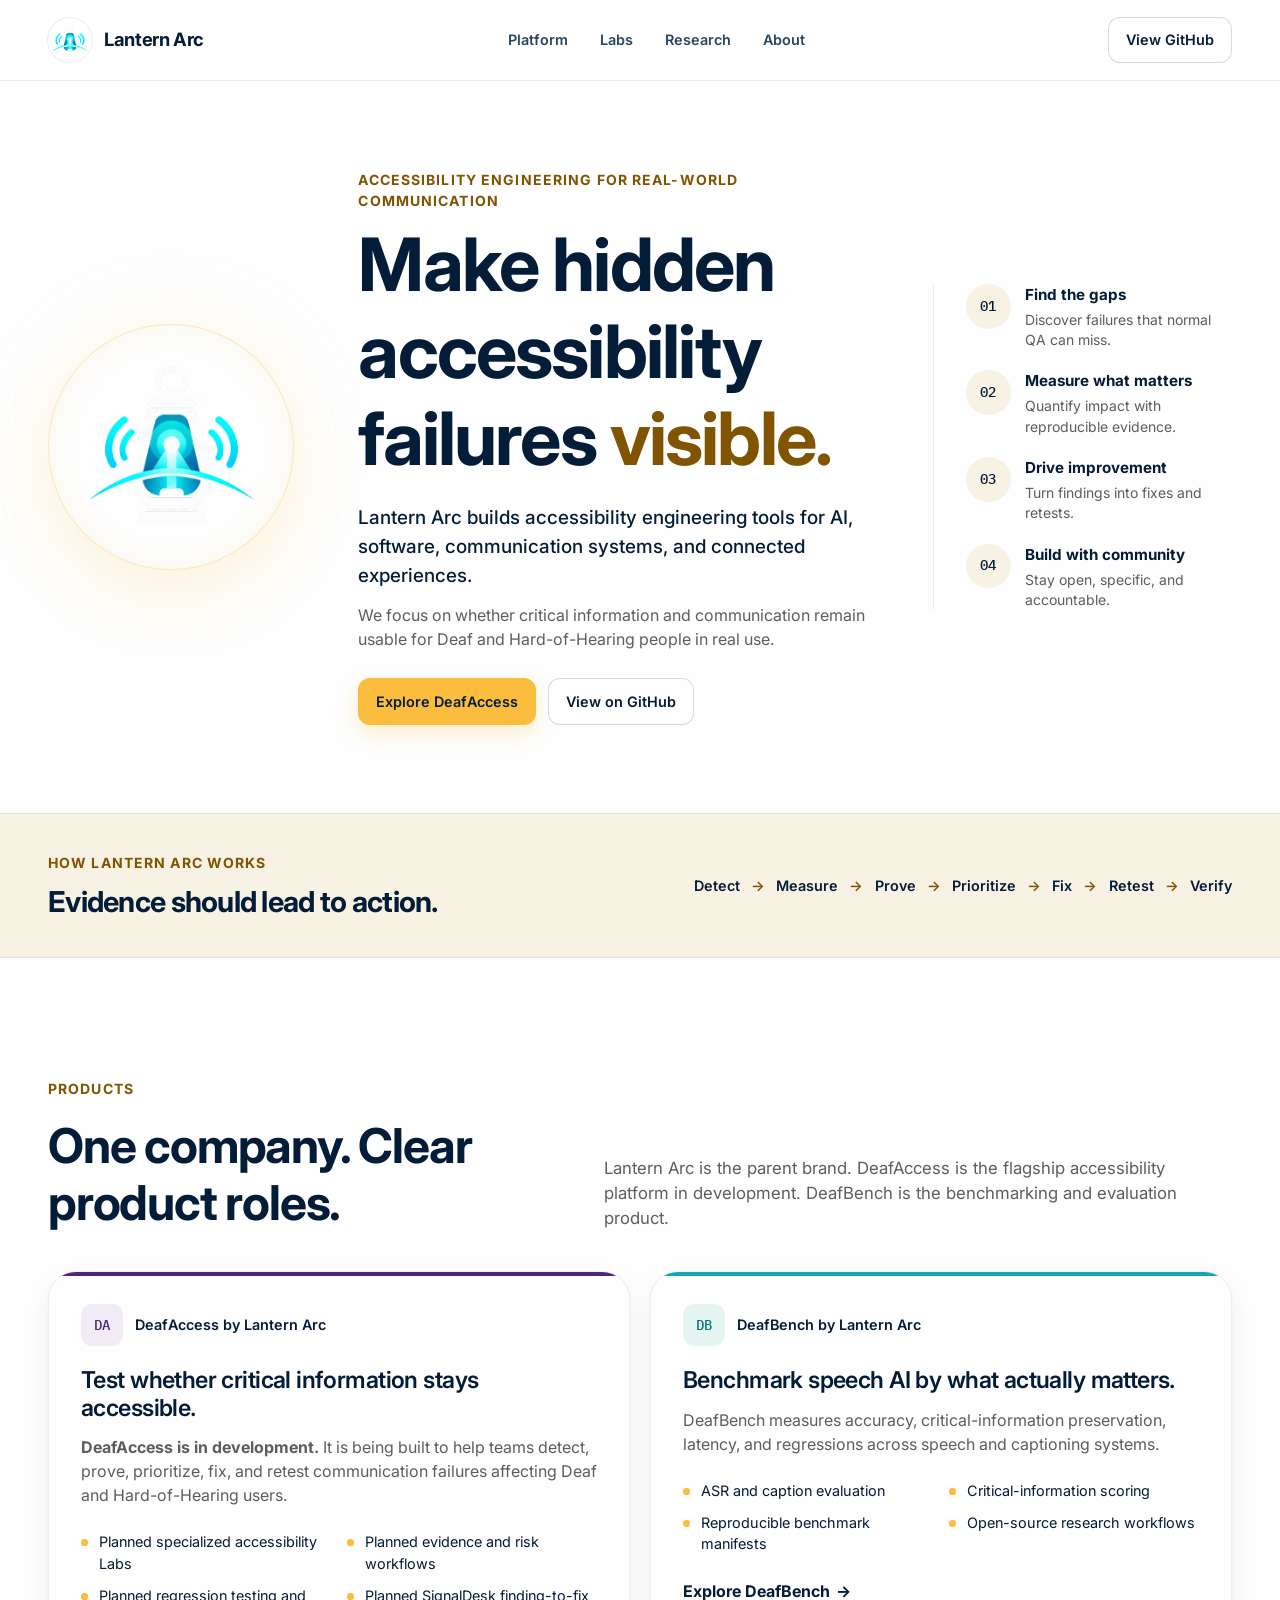
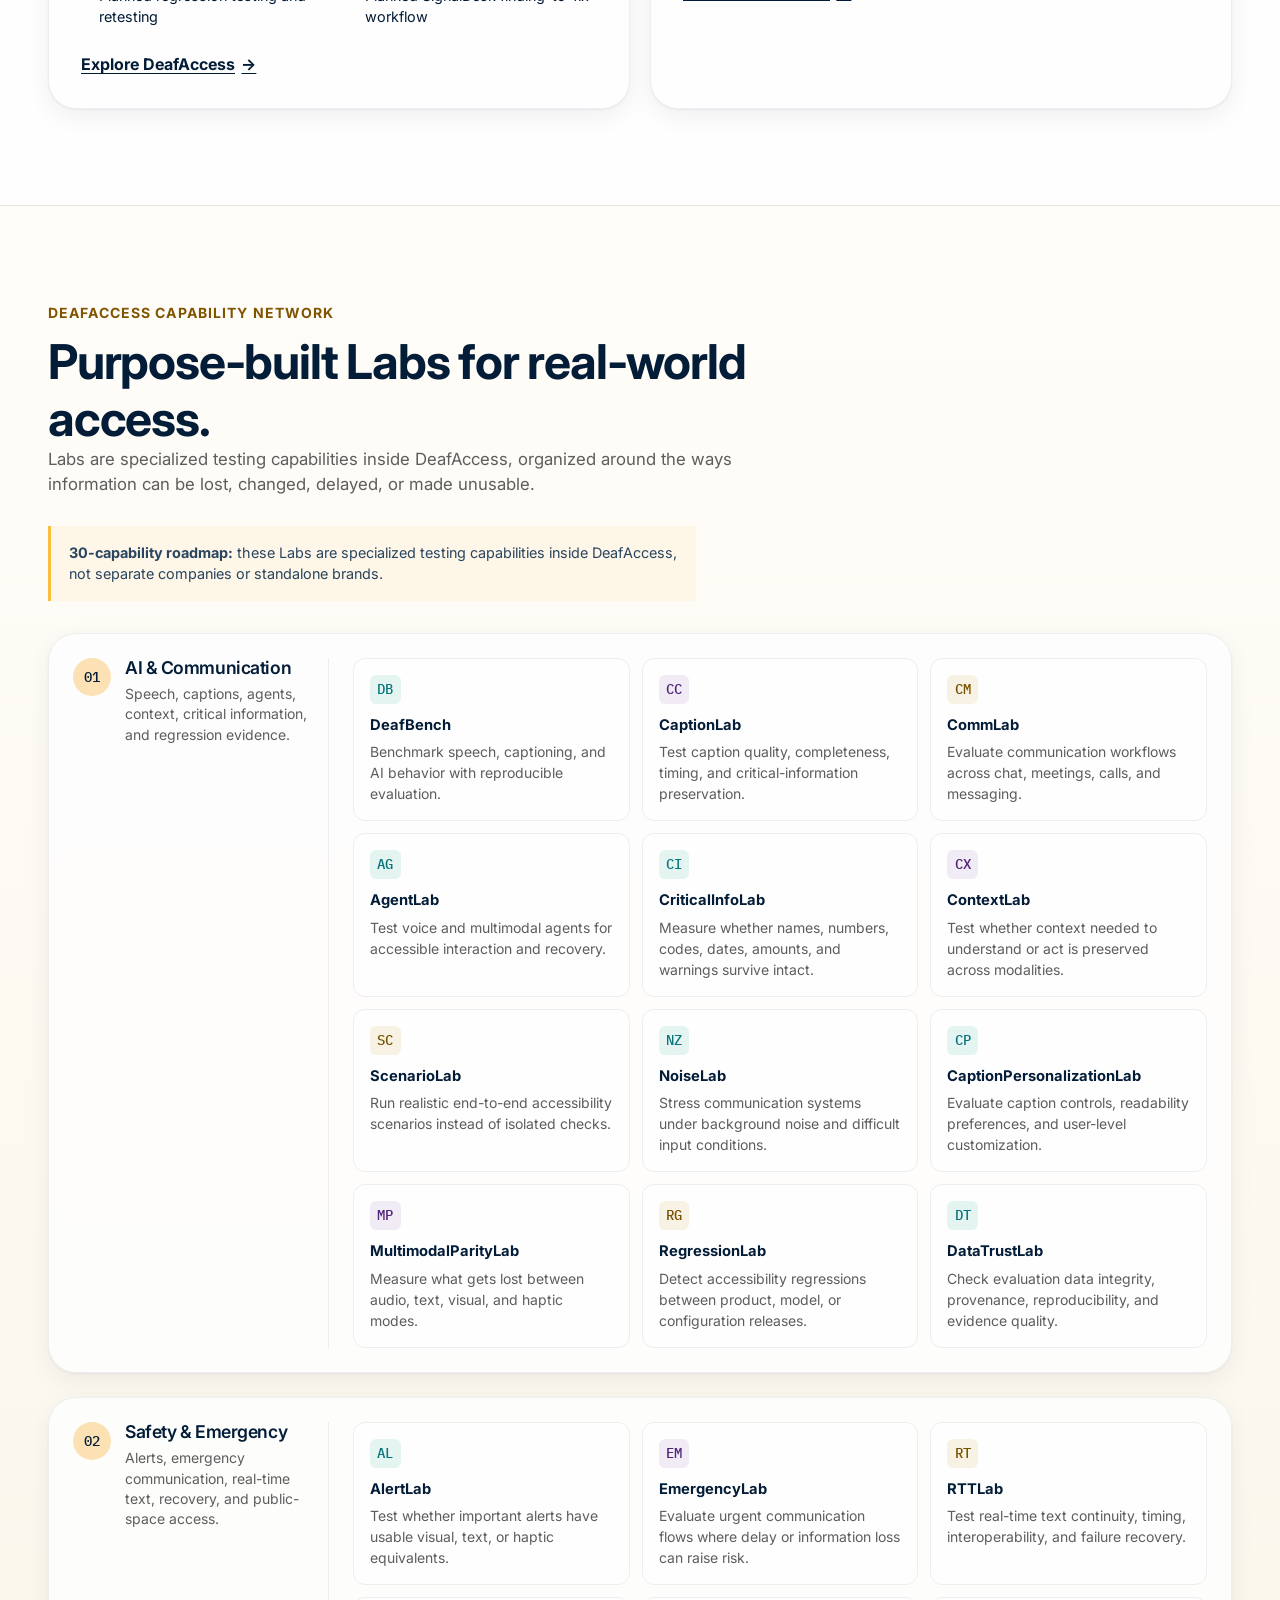
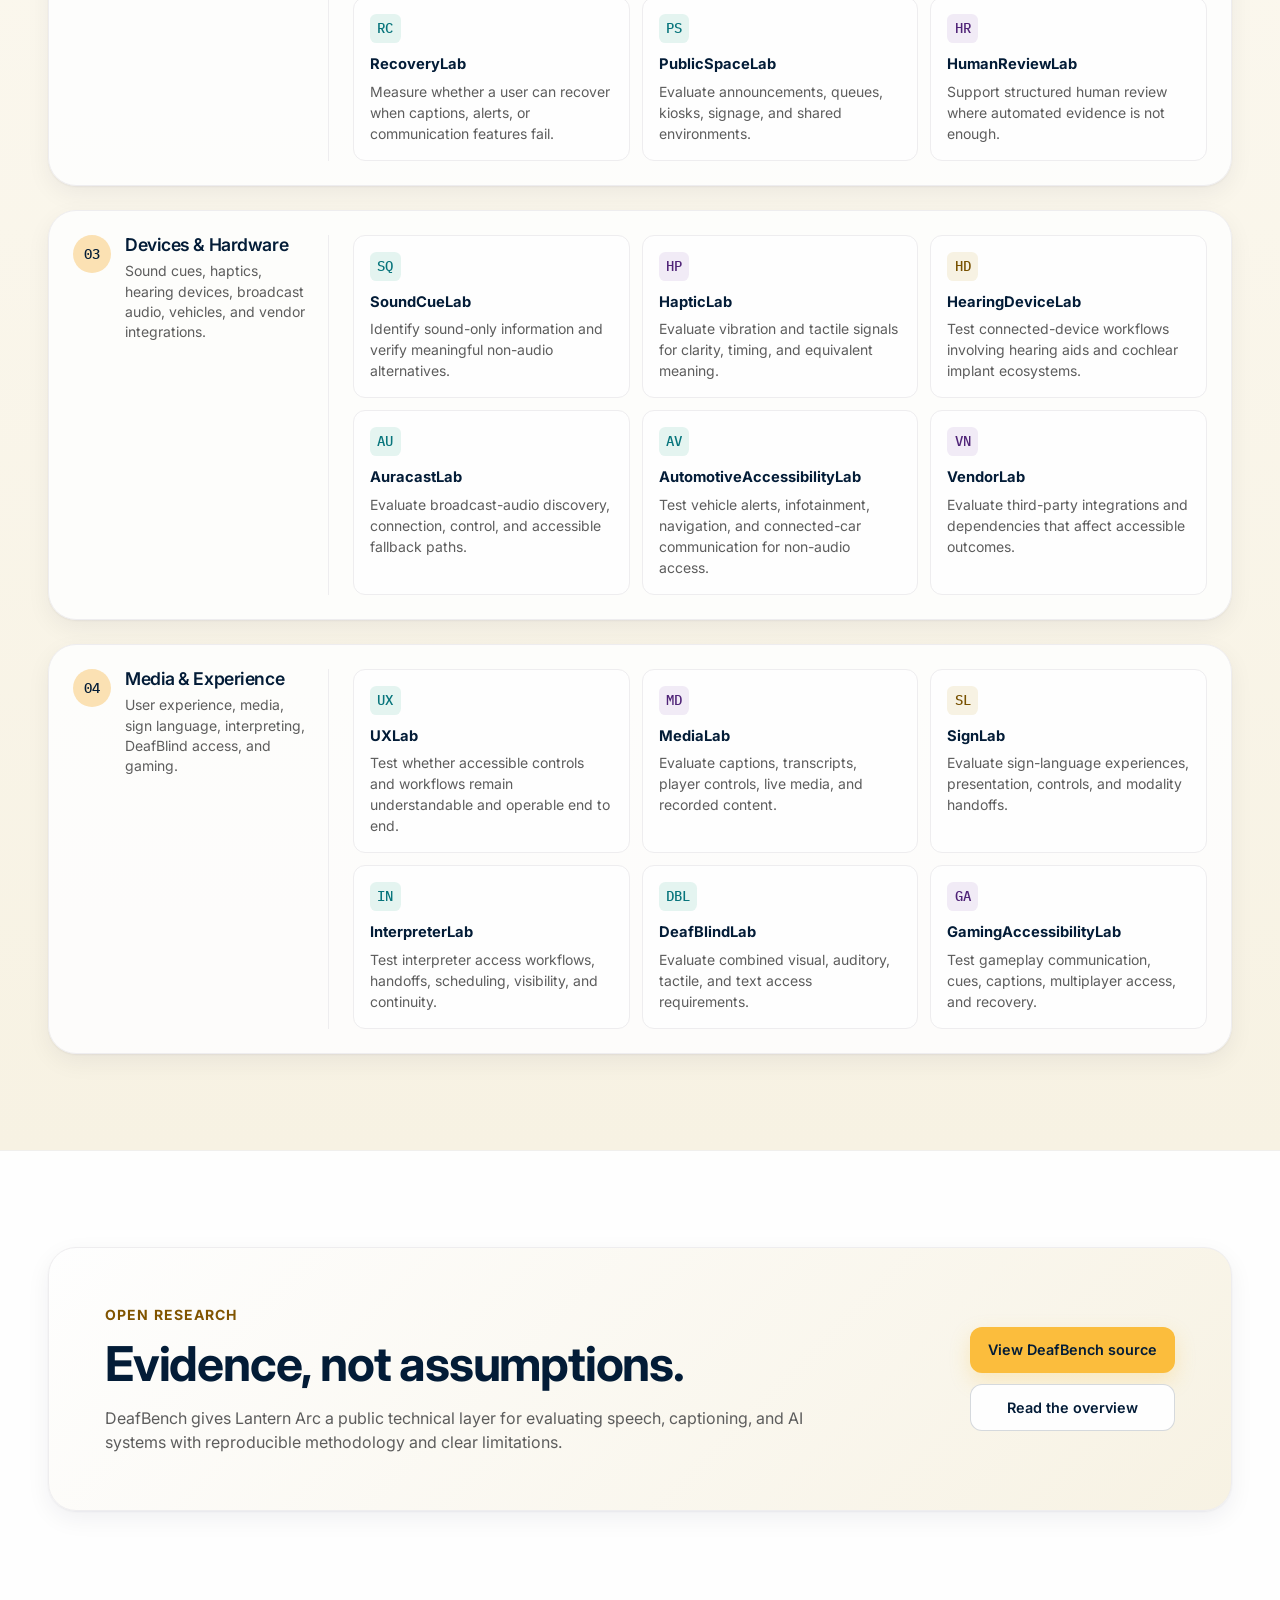
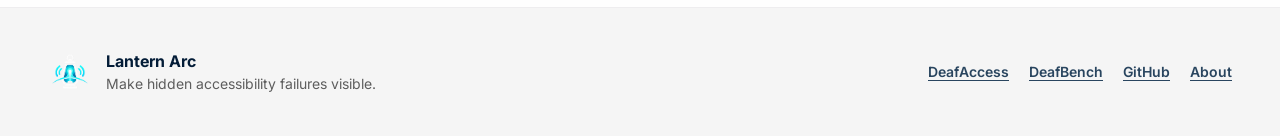
<file: index.html>
<!doctype html>
<html lang="en">
<head>
  <meta charset="utf-8">
  <meta name="viewport" content="width=device-width, initial-scale=1">
  <title>Lantern Arc | Accessibility engineering tools</title>
  <meta name="description" content="Lantern Arc builds accessibility engineering tools that help teams find, measure, prove, fix, and retest accessibility failures.">
  <link rel="canonical" href="https://lanternarc.github.io/">
  <meta name="theme-color" content="#031c37">
  <meta property="og:type" content="website">
  <meta property="og:site_name" content="Lantern Arc">
  <meta property="og:title" content="Lantern Arc | Accessibility engineering tools">
  <meta property="og:description" content="Make hidden accessibility failures visible. Lantern Arc builds accessibility engineering tools for AI, software, communication systems, and connected experiences.">
  <meta property="og:url" content="https://lanternarc.github.io/">
  <meta property="og:image" content="https://lanternarc.github.io/assets/social-card.png">
  <meta property="og:image:width" content="1200">
  <meta property="og:image:height" content="630">
  <meta property="og:image:alt" content="Lantern Arc lantern signal icon">
  <meta name="twitter:card" content="summary_large_image">
  <meta name="twitter:title" content="Lantern Arc | Accessibility engineering tools">
  <meta name="twitter:description" content="Make hidden accessibility failures visible.">
  <meta name="twitter:image" content="https://lanternarc.github.io/assets/social-card.png">
  <link rel="manifest" href="/site.webmanifest">
  <link rel="icon" type="image/png" sizes="48x48" href="/assets/favicon-48.png">
  <link rel="apple-touch-icon" sizes="192x192" href="/assets/icon-192.png">
  <script type="application/ld+json">
  {
    "@context": "https://schema.org",
    "@graph": [
      {
        "@type": "Organization",
        "@id": "https://lanternarc.github.io/#organization",
        "name": "Lantern Arc",
        "url": "https://lanternarc.github.io/",
        "logo": "https://lanternarc.github.io/assets/lantern-arc-logo.png",
        "description": "Lantern Arc builds accessibility engineering tools.",
        "sameAs": ["https://github.com/lanternarc"]
      },
      {
        "@type": "WebSite",
        "@id": "https://lanternarc.github.io/#website",
        "url": "https://lanternarc.github.io/",
        "name": "Lantern Arc",
        "publisher": {"@id": "https://lanternarc.github.io/#organization"}
      }
    ]
  }
  </script>
  <link rel="preconnect" href="https://fonts.googleapis.com">
  <link rel="preconnect" href="https://fonts.gstatic.com" crossorigin>
  <link href="https://fonts.googleapis.com/css2?family=IBM+Plex+Mono:wght@400;500&family=Inter:wght@400;500;600;700&display=optional" rel="stylesheet">
  <link rel="stylesheet" href="/assets/site.css">
</head>
<body>
  <a class="skip-link" href="#main">Skip to main content</a>

  <header class="site-header">
    <div class="shell header-inner">
      <a class="brand" href="/" aria-label="Lantern Arc home">
        <img class="brand-mark" src="/assets/lantern-arc-logo.png" alt="" width="44" height="44">
        <span>Lantern Arc</span>
      </a>
      <nav class="site-nav" aria-label="Primary navigation">
        <a href="/deafaccess/">Platform</a>
        <a href="#labs">Labs</a>
        <a href="/deafbench/">Research</a>
        <a href="/about/">About</a>
      </nav>
      <a class="button button-secondary header-github" href="https://github.com/lanternarc">View GitHub</a>
    </div>
  </header>

  <main id="main">
    <section class="hero shell" aria-labelledby="hero-title">
      <div class="hero-art" aria-hidden="true">
        <div class="hero-logo-wrap">
          <img src="/assets/lantern-arc-logo.png" alt="" width="320" height="320">
        </div>
      </div>
      <div class="hero-copy">
        <p class="eyebrow">Accessibility engineering for real-world communication</p>
        <h1 id="hero-title">Make hidden accessibility failures <span>visible.</span></h1>
        <p class="hero-lede">Lantern Arc builds accessibility engineering tools for AI, software, communication systems, and connected experiences.</p>
        <p class="hero-support">We focus on whether critical information and communication remain usable for Deaf and Hard-of-Hearing people in real use.</p>
        <div class="hero-actions">
          <a class="button button-primary" href="/deafaccess/">Explore DeafAccess</a>
          <a class="button button-secondary" href="https://github.com/lanternarc">View on GitHub</a>
        </div>
      </div>
      <aside class="hero-principles" aria-label="Lantern Arc principles">
        <div class="principle">
          <span class="principle-icon" aria-hidden="true">01</span>
          <div><strong>Find the gaps</strong><span>Discover failures that normal QA can miss.</span></div>
        </div>
        <div class="principle">
          <span class="principle-icon" aria-hidden="true">02</span>
          <div><strong>Measure what matters</strong><span>Quantify impact with reproducible evidence.</span></div>
        </div>
        <div class="principle">
          <span class="principle-icon" aria-hidden="true">03</span>
          <div><strong>Drive improvement</strong><span>Turn findings into fixes and retests.</span></div>
        </div>
        <div class="principle">
          <span class="principle-icon" aria-hidden="true">04</span>
          <div><strong>Build with community</strong><span>Stay open, specific, and accountable.</span></div>
        </div>
      </aside>
    </section>

    <section class="process-band" aria-labelledby="process-title">
      <div class="shell process-inner">
        <div>
          <p class="eyebrow">How Lantern Arc works</p>
          <h2 id="process-title">Evidence should lead to action.</h2>
        </div>
        <ol class="process-flow" aria-label="Accessibility engineering workflow">
          <li>Detect</li><li>Measure</li><li>Prove</li><li>Prioritize</li><li>Fix</li><li>Retest</li><li>Verify</li>
        </ol>
      </div>
    </section>

    <section class="section shell" aria-labelledby="products-title">
      <div class="section-heading">
        <p class="eyebrow">Products</p>
        <h2 id="products-title">One company. Clear product roles.</h2>
        <p>Lantern Arc is the parent brand. DeafAccess is the flagship accessibility platform in development. DeafBench is the benchmarking and evaluation product.</p>
      </div>
      <div class="product-grid">
        <article class="product-card product-deafaccess">
          <div class="product-kicker"><span class="product-symbol">DA</span><span>DeafAccess by Lantern Arc</span></div>
          <h3>Test whether critical information stays accessible.</h3>
          <p><strong>DeafAccess is in development.</strong> It is being built to help teams detect, prove, prioritize, fix, and retest communication failures affecting Deaf and Hard-of-Hearing users.</p>
          <ul class="feature-list">
            <li>Planned specialized accessibility Labs</li>
            <li>Planned evidence and risk workflows</li>
            <li>Planned regression testing and retesting</li>
            <li>Planned SignalDesk finding-to-fix workflow</li>
          </ul>
          <a class="text-link" href="/deafaccess/">Explore DeafAccess <span aria-hidden="true">→</span></a>
        </article>
        <article class="product-card product-deafbench">
          <div class="product-kicker"><span class="product-symbol">DB</span><span>DeafBench by Lantern Arc</span></div>
          <h3>Benchmark speech AI by what actually matters.</h3>
          <p>DeafBench measures accuracy, critical-information preservation, latency, and regressions across speech and captioning systems.</p>
          <ul class="feature-list">
            <li>ASR and caption evaluation</li>
            <li>Critical-information scoring</li>
            <li>Reproducible benchmark manifests</li>
            <li>Open-source research workflows</li>
          </ul>
          <a class="text-link" href="/deafbench/">Explore DeafBench <span aria-hidden="true">→</span></a>
        </article>
      </div>
    </section>

    <section id="labs" class="section section-tinted" aria-labelledby="labs-title">
      <div class="shell">
        <div class="section-heading narrow">
          <p class="eyebrow">DeafAccess capability network</p>
          <h2 id="labs-title">Purpose-built Labs for real-world access.</h2>
          <p>Labs are specialized testing capabilities inside DeafAccess, organized around the ways information can be lost, changed, delayed, or made unusable.</p>
        </div>
        <p class="roadmap-note"><strong>30-capability roadmap:</strong> these Labs are specialized testing capabilities inside DeafAccess, not separate companies or standalone brands.</p>

        <div id="lab-groups" class="lab-groups">
          <section class="lab-group" aria-labelledby="labs-ai-title">
            <div class="lab-group-heading">
              <span class="lab-group-index" aria-hidden="true">01</span>
              <div><h3 id="labs-ai-title">AI &amp; Communication</h3><p>Speech, captions, agents, context, critical information, and regression evidence.</p></div>
            </div>
            <div class="lab-grid">
              <article class="lab-card"><span class="lab-code">DB</span><h4>DeafBench</h4><p>Benchmark speech, captioning, and AI behavior with reproducible evaluation.</p></article>
              <article class="lab-card"><span class="lab-code">CC</span><h4>CaptionLab</h4><p>Test caption quality, completeness, timing, and critical-information preservation.</p></article>
              <article class="lab-card"><span class="lab-code">CM</span><h4>CommLab</h4><p>Evaluate communication workflows across chat, meetings, calls, and messaging.</p></article>
              <article class="lab-card"><span class="lab-code">AG</span><h4>AgentLab</h4><p>Test voice and multimodal agents for accessible interaction and recovery.</p></article>
              <article class="lab-card"><span class="lab-code">CI</span><h4>CriticalInfoLab</h4><p>Measure whether names, numbers, codes, dates, amounts, and warnings survive intact.</p></article>
              <article class="lab-card"><span class="lab-code">CX</span><h4>ContextLab</h4><p>Test whether context needed to understand or act is preserved across modalities.</p></article>
              <article class="lab-card"><span class="lab-code">SC</span><h4>ScenarioLab</h4><p>Run realistic end-to-end accessibility scenarios instead of isolated checks.</p></article>
              <article class="lab-card"><span class="lab-code">NZ</span><h4>NoiseLab</h4><p>Stress communication systems under background noise and difficult input conditions.</p></article>
              <article class="lab-card"><span class="lab-code">CP</span><h4>CaptionPersonalizationLab</h4><p>Evaluate caption controls, readability preferences, and user-level customization.</p></article>
              <article class="lab-card"><span class="lab-code">MP</span><h4>MultimodalParityLab</h4><p>Measure what gets lost between audio, text, visual, and haptic modes.</p></article>
              <article class="lab-card"><span class="lab-code">RG</span><h4>RegressionLab</h4><p>Detect accessibility regressions between product, model, or configuration releases.</p></article>
              <article class="lab-card"><span class="lab-code">DT</span><h4>DataTrustLab</h4><p>Check evaluation data integrity, provenance, reproducibility, and evidence quality.</p></article>
            </div>
          </section>

          <section class="lab-group" aria-labelledby="labs-safety-title">
            <div class="lab-group-heading">
              <span class="lab-group-index" aria-hidden="true">02</span>
              <div><h3 id="labs-safety-title">Safety &amp; Emergency</h3><p>Alerts, emergency communication, real-time text, recovery, and public-space access.</p></div>
            </div>
            <div class="lab-grid">
              <article class="lab-card"><span class="lab-code">AL</span><h4>AlertLab</h4><p>Test whether important alerts have usable visual, text, or haptic equivalents.</p></article>
              <article class="lab-card"><span class="lab-code">EM</span><h4>EmergencyLab</h4><p>Evaluate urgent communication flows where delay or information loss can raise risk.</p></article>
              <article class="lab-card"><span class="lab-code">RT</span><h4>RTTLab</h4><p>Test real-time text continuity, timing, interoperability, and failure recovery.</p></article>
              <article class="lab-card"><span class="lab-code">RC</span><h4>RecoveryLab</h4><p>Measure whether a user can recover when captions, alerts, or communication features fail.</p></article>
              <article class="lab-card"><span class="lab-code">PS</span><h4>PublicSpaceLab</h4><p>Evaluate announcements, queues, kiosks, signage, and shared environments.</p></article>
              <article class="lab-card"><span class="lab-code">HR</span><h4>HumanReviewLab</h4><p>Support structured human review where automated evidence is not enough.</p></article>
            </div>
          </section>

          <section class="lab-group" aria-labelledby="labs-devices-title">
            <div class="lab-group-heading">
              <span class="lab-group-index" aria-hidden="true">03</span>
              <div><h3 id="labs-devices-title">Devices &amp; Hardware</h3><p>Sound cues, haptics, hearing devices, broadcast audio, vehicles, and vendor integrations.</p></div>
            </div>
            <div class="lab-grid">
              <article class="lab-card"><span class="lab-code">SQ</span><h4>SoundCueLab</h4><p>Identify sound-only information and verify meaningful non-audio alternatives.</p></article>
              <article class="lab-card"><span class="lab-code">HP</span><h4>HapticLab</h4><p>Evaluate vibration and tactile signals for clarity, timing, and equivalent meaning.</p></article>
              <article class="lab-card"><span class="lab-code">HD</span><h4>HearingDeviceLab</h4><p>Test connected-device workflows involving hearing aids and cochlear implant ecosystems.</p></article>
              <article class="lab-card"><span class="lab-code">AU</span><h4>AuracastLab</h4><p>Evaluate broadcast-audio discovery, connection, control, and accessible fallback paths.</p></article>
              <article class="lab-card"><span class="lab-code">AV</span><h4>AutomotiveAccessibilityLab</h4><p>Test vehicle alerts, infotainment, navigation, and connected-car communication for non-audio access.</p></article>
              <article class="lab-card"><span class="lab-code">VN</span><h4>VendorLab</h4><p>Evaluate third-party integrations and dependencies that affect accessible outcomes.</p></article>
            </div>
          </section>

          <section class="lab-group" aria-labelledby="labs-experience-title">
            <div class="lab-group-heading">
              <span class="lab-group-index" aria-hidden="true">04</span>
              <div><h3 id="labs-experience-title">Media &amp; Experience</h3><p>User experience, media, sign language, interpreting, DeafBlind access, and gaming.</p></div>
            </div>
            <div class="lab-grid">
              <article class="lab-card"><span class="lab-code">UX</span><h4>UXLab</h4><p>Test whether accessible controls and workflows remain understandable and operable end to end.</p></article>
              <article class="lab-card"><span class="lab-code">MD</span><h4>MediaLab</h4><p>Evaluate captions, transcripts, player controls, live media, and recorded content.</p></article>
              <article class="lab-card"><span class="lab-code">SL</span><h4>SignLab</h4><p>Evaluate sign-language experiences, presentation, controls, and modality handoffs.</p></article>
              <article class="lab-card"><span class="lab-code">IN</span><h4>InterpreterLab</h4><p>Test interpreter access workflows, handoffs, scheduling, visibility, and continuity.</p></article>
              <article class="lab-card"><span class="lab-code">DBL</span><h4>DeafBlindLab</h4><p>Evaluate combined visual, auditory, tactile, and text access requirements.</p></article>
              <article class="lab-card"><span class="lab-code">GA</span><h4>GamingAccessibilityLab</h4><p>Test gameplay communication, cues, captions, multiplayer access, and recovery.</p></article>
            </div>
          </section>
        </div>
      </div>
    </section>

    <section class="section shell" aria-labelledby="research-title">
      <div class="research-panel">
        <div>
          <p class="eyebrow">Open research</p>
          <h2 id="research-title">Evidence, not assumptions.</h2>
          <p>DeafBench gives Lantern Arc a public technical layer for evaluating speech, captioning, and AI systems with reproducible methodology and clear limitations.</p>
        </div>
        <div class="research-actions">
          <a class="button button-primary" href="https://github.com/lanternarc/DeafBench">View DeafBench source</a>
          <a class="button button-secondary" href="/deafbench/">Read the overview</a>
        </div>
      </div>
    </section>
  </main>

  <footer class="site-footer">
    <div class="shell footer-inner">
      <div class="footer-brand">
        <img src="/assets/lantern-arc-logo.png" alt="" width="44" height="44">
        <div><strong>Lantern Arc</strong><span>Make hidden accessibility failures visible.</span></div>
      </div>
      <nav aria-label="Footer navigation">
        <a href="/deafaccess/">DeafAccess</a>
        <a href="/deafbench/">DeafBench</a>
        <a href="https://github.com/lanternarc">GitHub</a>
        <a href="/about/">About</a>
      </nav>
    </div>
  </footer>

  <script src="/assets/site.js" defer></script>
</body>
</html>
</file>
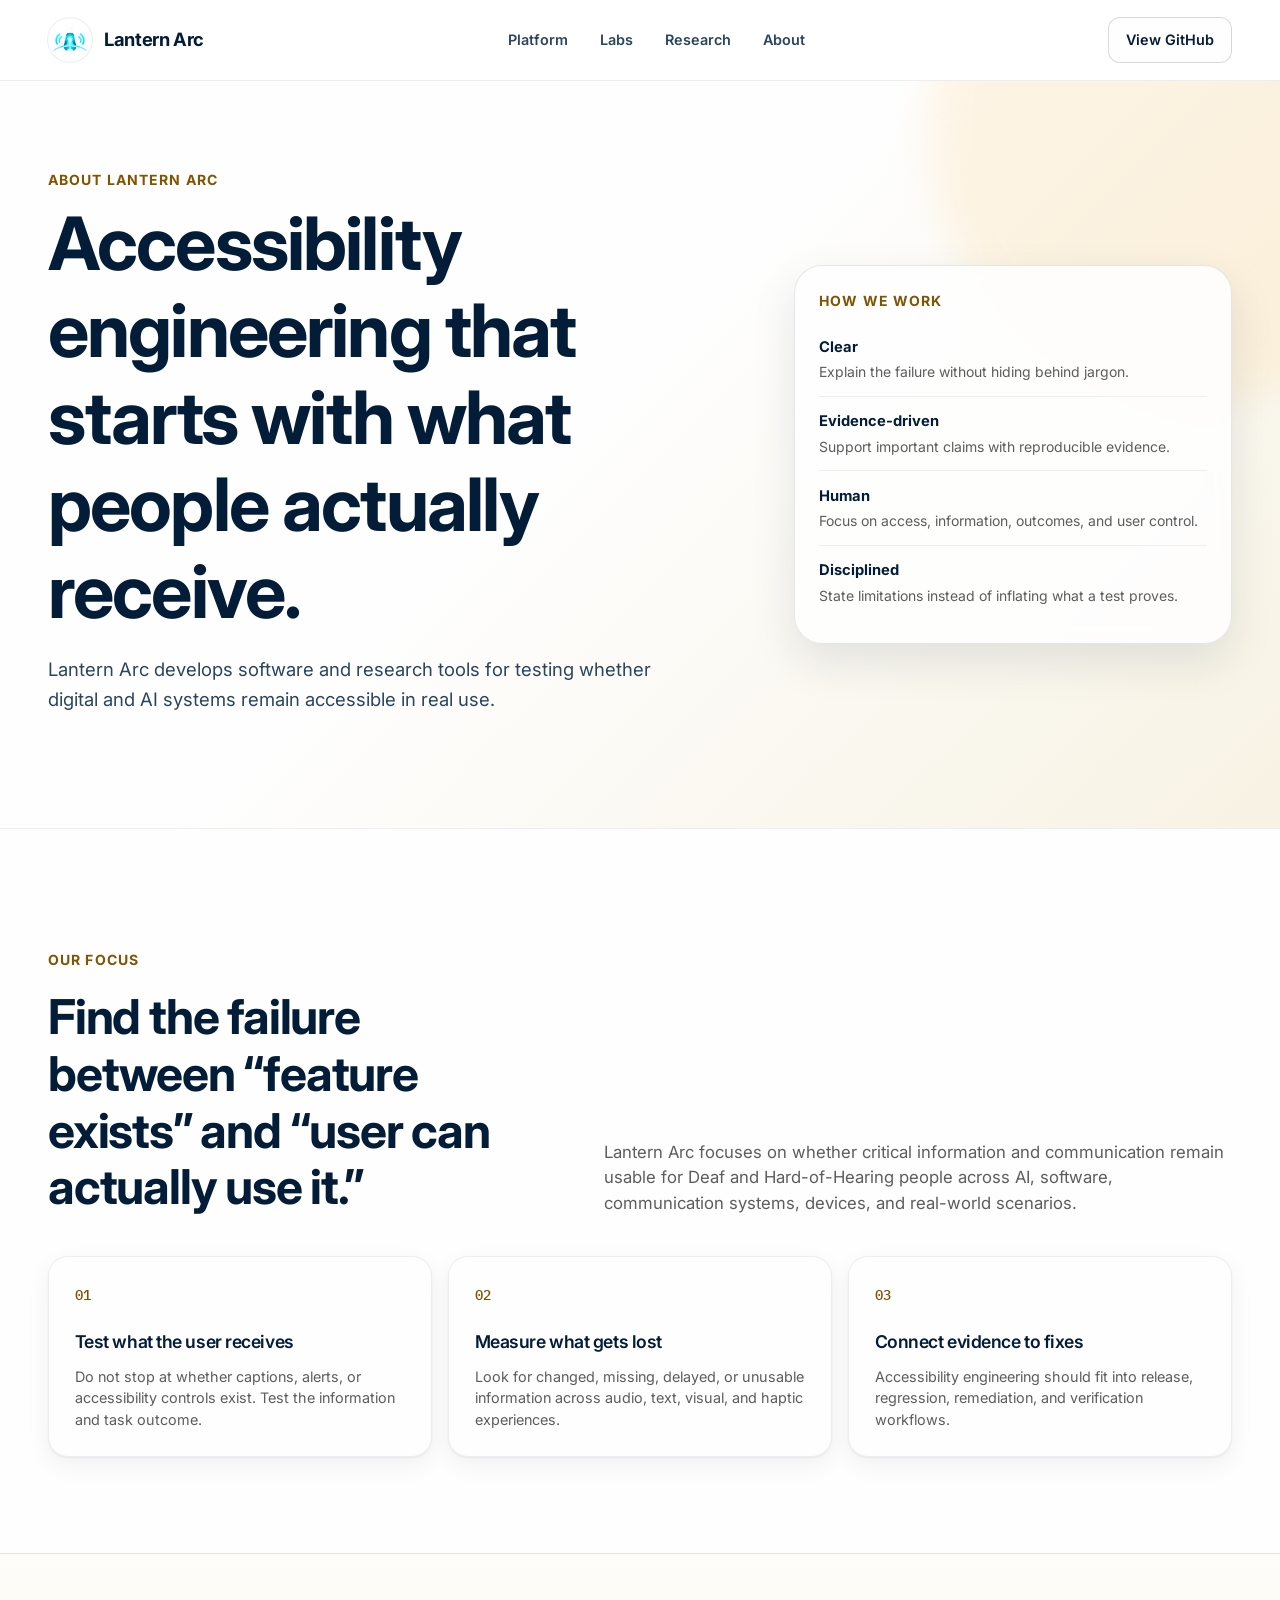
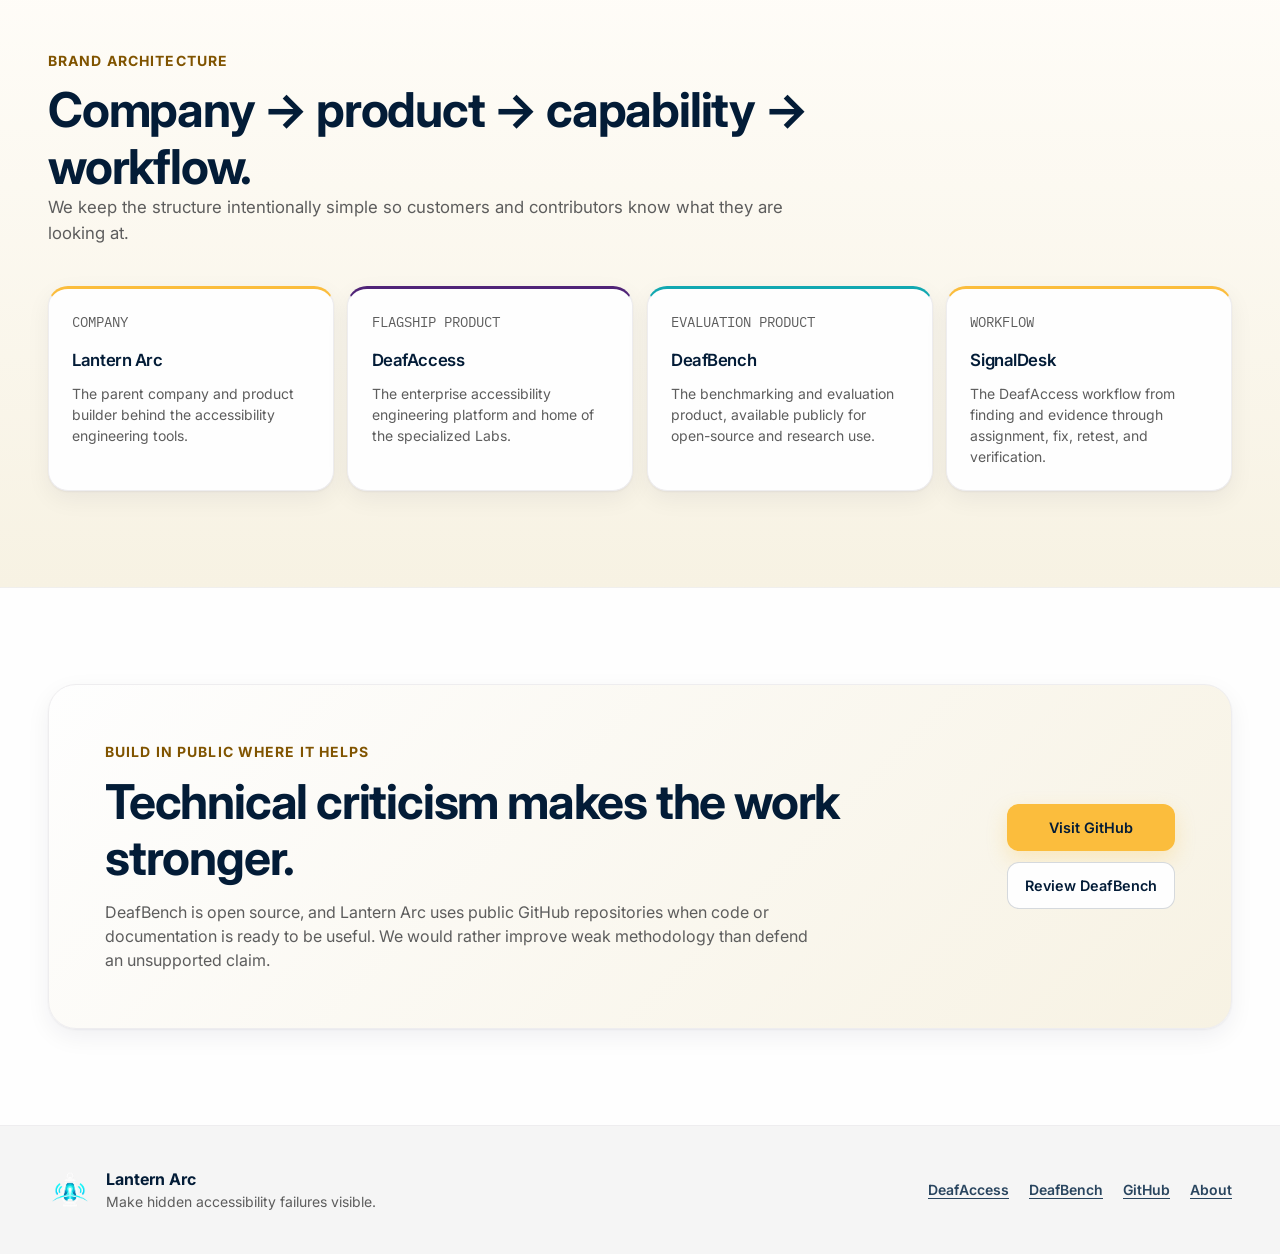
<file: about/index.html>
<!doctype html>
<html lang="en">
<head>
  <meta charset="utf-8">
  <meta name="viewport" content="width=device-width, initial-scale=1">
  <title>About Lantern Arc</title>
  <meta name="description" content="Lantern Arc builds accessibility engineering tools that test what people actually receive across AI, software, communication systems, and connected experiences.">
  <link rel="canonical" href="https://lanternarc.github.io/about/">
  <meta name="theme-color" content="#031c37">
  <meta property="og:type" content="website">
  <meta property="og:site_name" content="Lantern Arc">
  <meta property="og:title" content="About Lantern Arc">
  <meta property="og:description" content="Lantern Arc develops software and research tools for testing whether digital and AI systems remain accessible in real use.">
  <meta property="og:url" content="https://lanternarc.github.io/about/">
  <meta property="og:image" content="https://lanternarc.github.io/assets/social-card.png">
  <meta property="og:image:width" content="1200">
  <meta property="og:image:height" content="630">
  <meta property="og:image:alt" content="Lantern Arc lantern signal icon">
  <meta name="twitter:card" content="summary_large_image">
  <meta name="twitter:title" content="About Lantern Arc">
  <meta name="twitter:description" content="Accessibility engineering that starts with what people actually receive.">
  <meta name="twitter:image" content="https://lanternarc.github.io/assets/social-card.png">
  <link rel="manifest" href="/site.webmanifest">
  <link rel="icon" type="image/png" sizes="48x48" href="/assets/favicon-48.png">
  <link rel="apple-touch-icon" sizes="192x192" href="/assets/icon-192.png">
  <script type="application/ld+json">
  {
    "@context": "https://schema.org",
    "@type": "AboutPage",
    "name": "About Lantern Arc",
    "url": "https://lanternarc.github.io/about/",
    "description": "Lantern Arc develops software and research tools for testing whether digital and AI systems remain accessible in real use.",
    "isPartOf": {"@type": "WebSite", "name": "Lantern Arc", "url": "https://lanternarc.github.io/"},
    "about": {"@type": "Organization", "name": "Lantern Arc", "url": "https://lanternarc.github.io/"}
  }
  </script>
  <link rel="preconnect" href="https://fonts.googleapis.com">
  <link rel="preconnect" href="https://fonts.gstatic.com" crossorigin>
  <link href="https://fonts.googleapis.com/css2?family=IBM+Plex+Mono:wght@400;500&family=Inter:wght@400;500;600;700&display=optional" rel="stylesheet">
  <link rel="stylesheet" href="/assets/site.css">
</head>
<body class="inner-page about-page">
  <a class="skip-link" href="#main">Skip to main content</a>
  <header class="site-header">
    <div class="shell header-inner">
      <a class="brand" href="/" aria-label="Lantern Arc home">
        <img class="brand-mark" src="/assets/lantern-arc-logo.png" alt="" width="44" height="44">
        <span>Lantern Arc</span>
      </a>
      <nav class="site-nav" aria-label="Primary navigation">
        <a href="/deafaccess/">Platform</a>
        <a href="/#labs">Labs</a>
        <a href="/deafbench/">Research</a>
        <a href="/about/">About</a>
      </nav>
      <a class="button button-secondary header-github" href="https://github.com/lanternarc">View GitHub</a>
    </div>
  </header>

  <main id="main">
    <section class="page-hero page-hero-gold">
      <div class="shell page-hero-grid">
        <div>
          <p class="eyebrow">About Lantern Arc</p>
          <h1>Accessibility engineering that starts with what people actually receive.</h1>
          <p class="page-lede">Lantern Arc develops software and research tools for testing whether digital and AI systems remain accessible in real use.</p>
        </div>
        <aside class="evidence-card" aria-label="Lantern Arc principles">
          <p class="eyebrow">How we work</p>
          <ul class="principle-list">
            <li><strong>Clear</strong><span>Explain the failure without hiding behind jargon.</span></li>
            <li><strong>Evidence-driven</strong><span>Support important claims with reproducible evidence.</span></li>
            <li><strong>Human</strong><span>Focus on access, information, outcomes, and user control.</span></li>
            <li><strong>Disciplined</strong><span>State limitations instead of inflating what a test proves.</span></li>
          </ul>
        </aside>
      </div>
    </section>

    <section class="section shell" aria-labelledby="focus-title">
      <div class="section-heading">
        <p class="eyebrow">Our focus</p>
        <h2 id="focus-title">Find the failure between “feature exists” and “user can actually use it.”</h2>
        <p>Lantern Arc focuses on whether critical information and communication remain usable for Deaf and Hard-of-Hearing people across AI, software, communication systems, devices, and real-world scenarios.</p>
      </div>
      <div class="outcome-grid">
        <article><span class="outcome-number">01</span><h3>Test what the user receives</h3><p>Do not stop at whether captions, alerts, or accessibility controls exist. Test the information and task outcome.</p></article>
        <article><span class="outcome-number">02</span><h3>Measure what gets lost</h3><p>Look for changed, missing, delayed, or unusable information across audio, text, visual, and haptic experiences.</p></article>
        <article><span class="outcome-number">03</span><h3>Connect evidence to fixes</h3><p>Accessibility engineering should fit into release, regression, remediation, and verification workflows.</p></article>
      </div>
    </section>

    <section class="section section-tinted" aria-labelledby="family-title">
      <div class="shell">
        <div class="section-heading narrow">
          <p class="eyebrow">Brand architecture</p>
          <h2 id="family-title">Company → product → capability → workflow.</h2>
          <p>We keep the structure intentionally simple so customers and contributors know what they are looking at.</p>
        </div>
        <div class="architecture-grid">
          <article><span class="architecture-level">Company</span><h3>Lantern Arc</h3><p>The parent company and product builder behind the accessibility engineering tools.</p></article>
          <article class="architecture-purple"><span class="architecture-level">Flagship product</span><h3>DeafAccess</h3><p>The enterprise accessibility engineering platform and home of the specialized Labs.</p></article>
          <article class="architecture-teal"><span class="architecture-level">Evaluation product</span><h3>DeafBench</h3><p>The benchmarking and evaluation product, available publicly for open-source and research use.</p></article>
          <article><span class="architecture-level">Workflow</span><h3>SignalDesk</h3><p>The DeafAccess workflow from finding and evidence through assignment, fix, retest, and verification.</p></article>
        </div>
      </div>
    </section>

    <section class="section shell" aria-labelledby="open-title">
      <div class="research-panel">
        <div>
          <p class="eyebrow">Build in public where it helps</p>
          <h2 id="open-title">Technical criticism makes the work stronger.</h2>
          <p>DeafBench is open source, and Lantern Arc uses public GitHub repositories when code or documentation is ready to be useful. We would rather improve weak methodology than defend an unsupported claim.</p>
        </div>
        <div class="research-actions">
          <a class="button button-primary" href="https://github.com/lanternarc">Visit GitHub</a>
          <a class="button button-secondary" href="https://github.com/lanternarc/DeafBench">Review DeafBench</a>
        </div>
      </div>
    </section>
  </main>

  <footer class="site-footer">
    <div class="shell footer-inner">
      <div class="footer-brand"><img src="/assets/lantern-arc-logo.png" alt="" width="44" height="44"><div><strong>Lantern Arc</strong><span>Make hidden accessibility failures visible.</span></div></div>
      <nav aria-label="Footer navigation"><a href="/deafaccess/">DeafAccess</a><a href="/deafbench/">DeafBench</a><a href="https://github.com/lanternarc">GitHub</a><a href="/about/">About</a></nav>
    </div>
  </footer>
  <script src="/assets/site.js" defer></script>
</body>
</html>
</file>
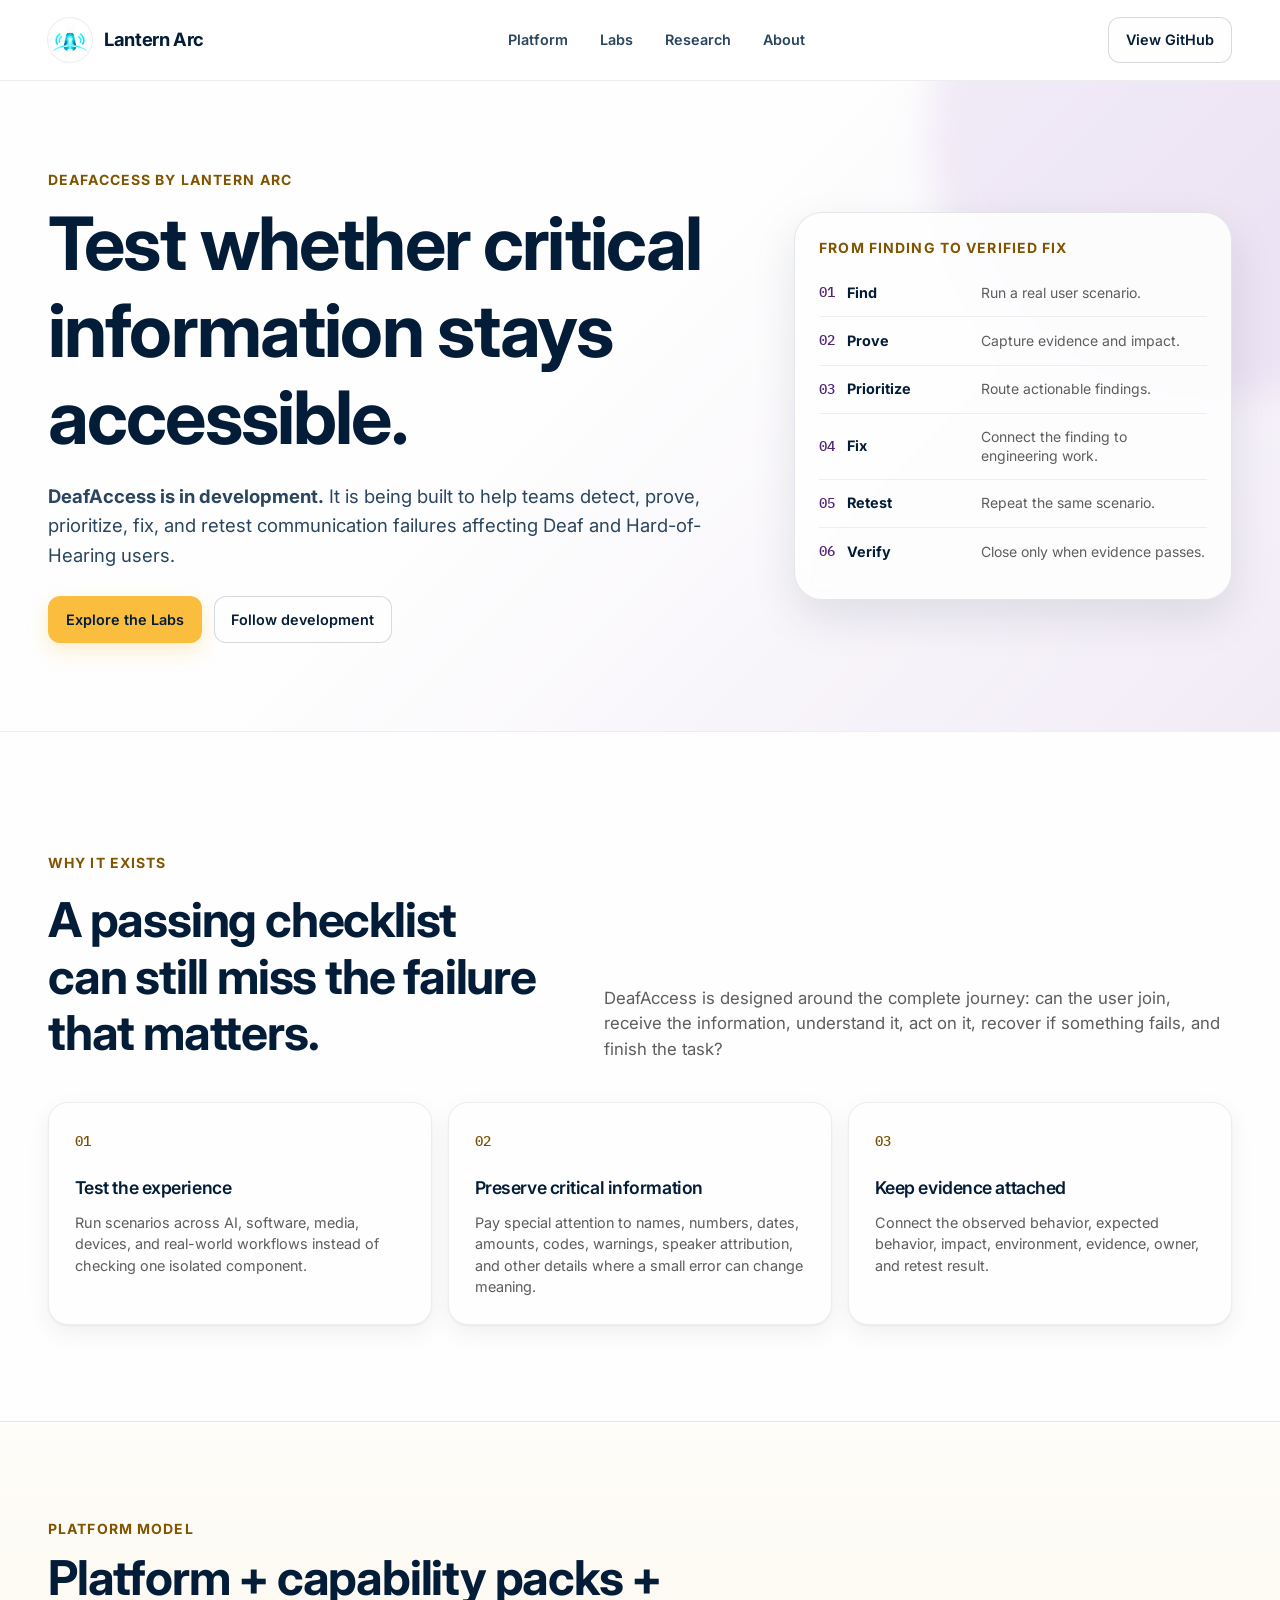
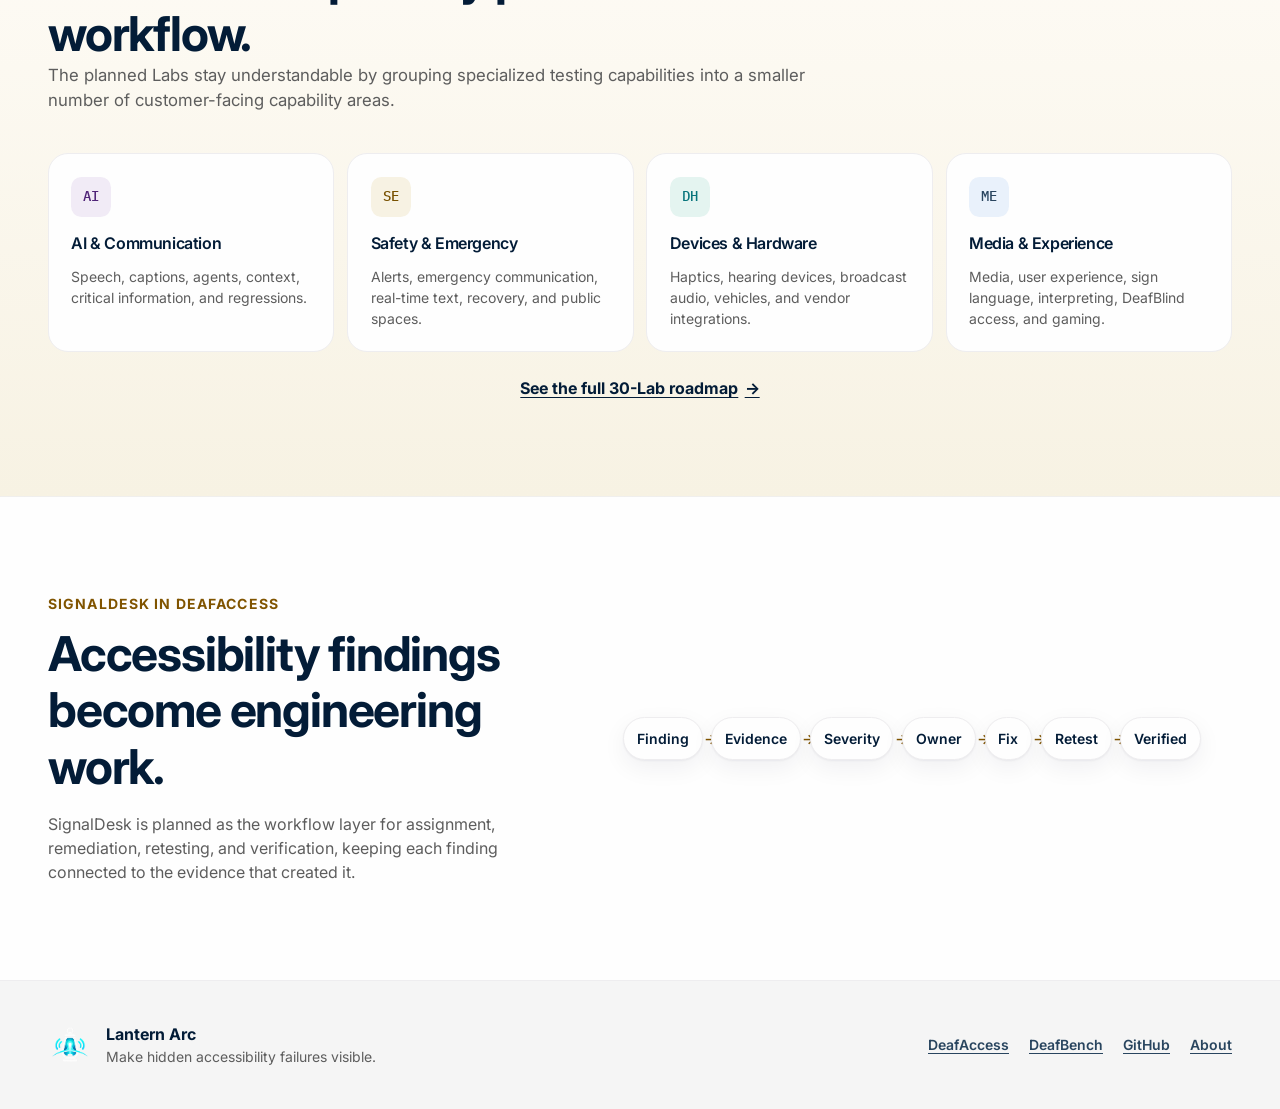
<file: deafaccess/index.html>
<!doctype html>
<html lang="en">
<head>
  <meta charset="utf-8">
  <meta name="viewport" content="width=device-width, initial-scale=1">
  <title>DeafAccess | Lantern Arc</title>
  <meta name="description" content="DeafAccess is an accessibility engineering platform in development for testing whether critical information and communication remain accessible for Deaf and Hard-of-Hearing users.">
  <link rel="canonical" href="https://lanternarc.github.io/deafaccess/">
  <meta name="theme-color" content="#502478">
  <meta property="og:type" content="website">
  <meta property="og:site_name" content="Lantern Arc">
  <meta property="og:title" content="DeafAccess | Lantern Arc">
  <meta property="og:description" content="DeafAccess is in development to help teams detect, prove, prioritize, fix, and retest accessibility failures in critical communication.">
  <meta property="og:url" content="https://lanternarc.github.io/deafaccess/">
  <meta property="og:image" content="https://lanternarc.github.io/assets/social-card.png">
  <meta property="og:image:width" content="1200">
  <meta property="og:image:height" content="630">
  <meta property="og:image:alt" content="Lantern Arc lantern signal icon">
  <meta name="twitter:card" content="summary_large_image">
  <meta name="twitter:title" content="DeafAccess | Lantern Arc">
  <meta name="twitter:description" content="Test whether critical information stays accessible.">
  <meta name="twitter:image" content="https://lanternarc.github.io/assets/social-card.png">
  <link rel="manifest" href="/site.webmanifest">
  <link rel="icon" type="image/png" sizes="48x48" href="/assets/favicon-48.png">
  <link rel="apple-touch-icon" sizes="192x192" href="/assets/icon-192.png">
  <script type="application/ld+json">
  {
    "@context": "https://schema.org",
    "@type": "WebPage",
    "name": "DeafAccess by Lantern Arc",
    "url": "https://lanternarc.github.io/deafaccess/",
    "description": "DeafAccess is an accessibility engineering platform in development for Deaf and Hard-of-Hearing access.",
    "isPartOf": {"@type": "WebSite", "name": "Lantern Arc", "url": "https://lanternarc.github.io/"},
    "publisher": {"@type": "Organization", "name": "Lantern Arc", "url": "https://lanternarc.github.io/"}
  }
  </script>
  <link rel="preconnect" href="https://fonts.googleapis.com">
  <link rel="preconnect" href="https://fonts.gstatic.com" crossorigin>
  <link href="https://fonts.googleapis.com/css2?family=IBM+Plex+Mono:wght@400;500&family=Inter:wght@400;500;600;700&display=optional" rel="stylesheet">
  <link rel="stylesheet" href="/assets/site.css">
</head>
<body class="inner-page deafaccess-page">
  <a class="skip-link" href="#main">Skip to main content</a>
  <header class="site-header">
    <div class="shell header-inner">
      <a class="brand" href="/" aria-label="Lantern Arc home">
        <img class="brand-mark" src="/assets/lantern-arc-logo.png" alt="" width="44" height="44">
        <span>Lantern Arc</span>
      </a>
      <nav class="site-nav" aria-label="Primary navigation">
        <a href="/deafaccess/">Platform</a>
        <a href="/#labs">Labs</a>
        <a href="/deafbench/">Research</a>
        <a href="/about/">About</a>
      </nav>
      <a class="button button-secondary header-github" href="https://github.com/lanternarc">View GitHub</a>
    </div>
  </header>

  <main id="main">
    <section class="page-hero page-hero-purple">
      <div class="shell page-hero-grid">
        <div>
          <p class="eyebrow">DeafAccess by Lantern Arc</p>
          <h1>Test whether critical information stays accessible.</h1>
          <p class="page-lede"><strong>DeafAccess is in development.</strong> It is being built to help teams detect, prove, prioritize, fix, and retest communication failures affecting Deaf and Hard-of-Hearing users.</p>
          <div class="hero-actions">
            <a class="button button-primary" href="/#labs">Explore the Labs</a>
            <a class="button button-secondary" href="https://github.com/lanternarc">Follow development</a>
          </div>
        </div>
        <aside class="evidence-card" aria-label="DeafAccess workflow">
          <p class="eyebrow">From finding to verified fix</p>
          <ol class="vertical-flow">
            <li><span>01</span><strong>Find</strong><small>Run a real user scenario.</small></li>
            <li><span>02</span><strong>Prove</strong><small>Capture evidence and impact.</small></li>
            <li><span>03</span><strong>Prioritize</strong><small>Route actionable findings.</small></li>
            <li><span>04</span><strong>Fix</strong><small>Connect the finding to engineering work.</small></li>
            <li><span>05</span><strong>Retest</strong><small>Repeat the same scenario.</small></li>
            <li><span>06</span><strong>Verify</strong><small>Close only when evidence passes.</small></li>
          </ol>
        </aside>
      </div>
    </section>

    <section class="section shell" aria-labelledby="why-title">
      <div class="section-heading">
        <p class="eyebrow">Why it exists</p>
        <h2 id="why-title">A passing checklist can still miss the failure that matters.</h2>
        <p>DeafAccess is designed around the complete journey: can the user join, receive the information, understand it, act on it, recover if something fails, and finish the task?</p>
      </div>
      <div class="outcome-grid">
        <article><span class="outcome-number">01</span><h3>Test the experience</h3><p>Run scenarios across AI, software, media, devices, and real-world workflows instead of checking one isolated component.</p></article>
        <article><span class="outcome-number">02</span><h3>Preserve critical information</h3><p>Pay special attention to names, numbers, dates, amounts, codes, warnings, speaker attribution, and other details where a small error can change meaning.</p></article>
        <article><span class="outcome-number">03</span><h3>Keep evidence attached</h3><p>Connect the observed behavior, expected behavior, impact, environment, evidence, owner, and retest result.</p></article>
      </div>
    </section>

    <section class="section section-tinted" aria-labelledby="platform-title">
      <div class="shell">
        <div class="section-heading narrow">
          <p class="eyebrow">Platform model</p>
          <h2 id="platform-title">Platform + capability packs + workflow.</h2>
          <p>The planned Labs stay understandable by grouping specialized testing capabilities into a smaller number of customer-facing capability areas.</p>
        </div>
        <div class="capability-grid">
          <article class="capability-card"><span>AI</span><h3>AI &amp; Communication</h3><p>Speech, captions, agents, context, critical information, and regressions.</p></article>
          <article class="capability-card"><span>SE</span><h3>Safety &amp; Emergency</h3><p>Alerts, emergency communication, real-time text, recovery, and public spaces.</p></article>
          <article class="capability-card"><span>DH</span><h3>Devices &amp; Hardware</h3><p>Haptics, hearing devices, broadcast audio, vehicles, and vendor integrations.</p></article>
          <article class="capability-card"><span>ME</span><h3>Media &amp; Experience</h3><p>Media, user experience, sign language, interpreting, DeafBlind access, and gaming.</p></article>
        </div>
        <div class="center-action"><a class="text-link" href="/#labs">See the full 30-Lab roadmap <span aria-hidden="true">→</span></a></div>
      </div>
    </section>

    <section class="section shell" aria-labelledby="signal-title">
      <div class="split-panel">
        <div>
          <p class="eyebrow">SignalDesk in DeafAccess</p>
          <h2 id="signal-title">Accessibility findings become engineering work.</h2>
          <p>SignalDesk is planned as the workflow layer for assignment, remediation, retesting, and verification, keeping each finding connected to the evidence that created it.</p>
        </div>
        <div class="signal-flow" aria-label="SignalDesk workflow">
          <span>Finding</span><span>Evidence</span><span>Severity</span><span>Owner</span><span>Fix</span><span>Retest</span><span>Verified</span>
        </div>
      </div>
    </section>
  </main>

  <footer class="site-footer">
    <div class="shell footer-inner">
      <div class="footer-brand"><img src="/assets/lantern-arc-logo.png" alt="" width="44" height="44"><div><strong>Lantern Arc</strong><span>Make hidden accessibility failures visible.</span></div></div>
      <nav aria-label="Footer navigation"><a href="/deafaccess/">DeafAccess</a><a href="/deafbench/">DeafBench</a><a href="https://github.com/lanternarc">GitHub</a><a href="/about/">About</a></nav>
    </div>
  </footer>
  <script src="/assets/site.js" defer></script>
</body>
</html>
</file>
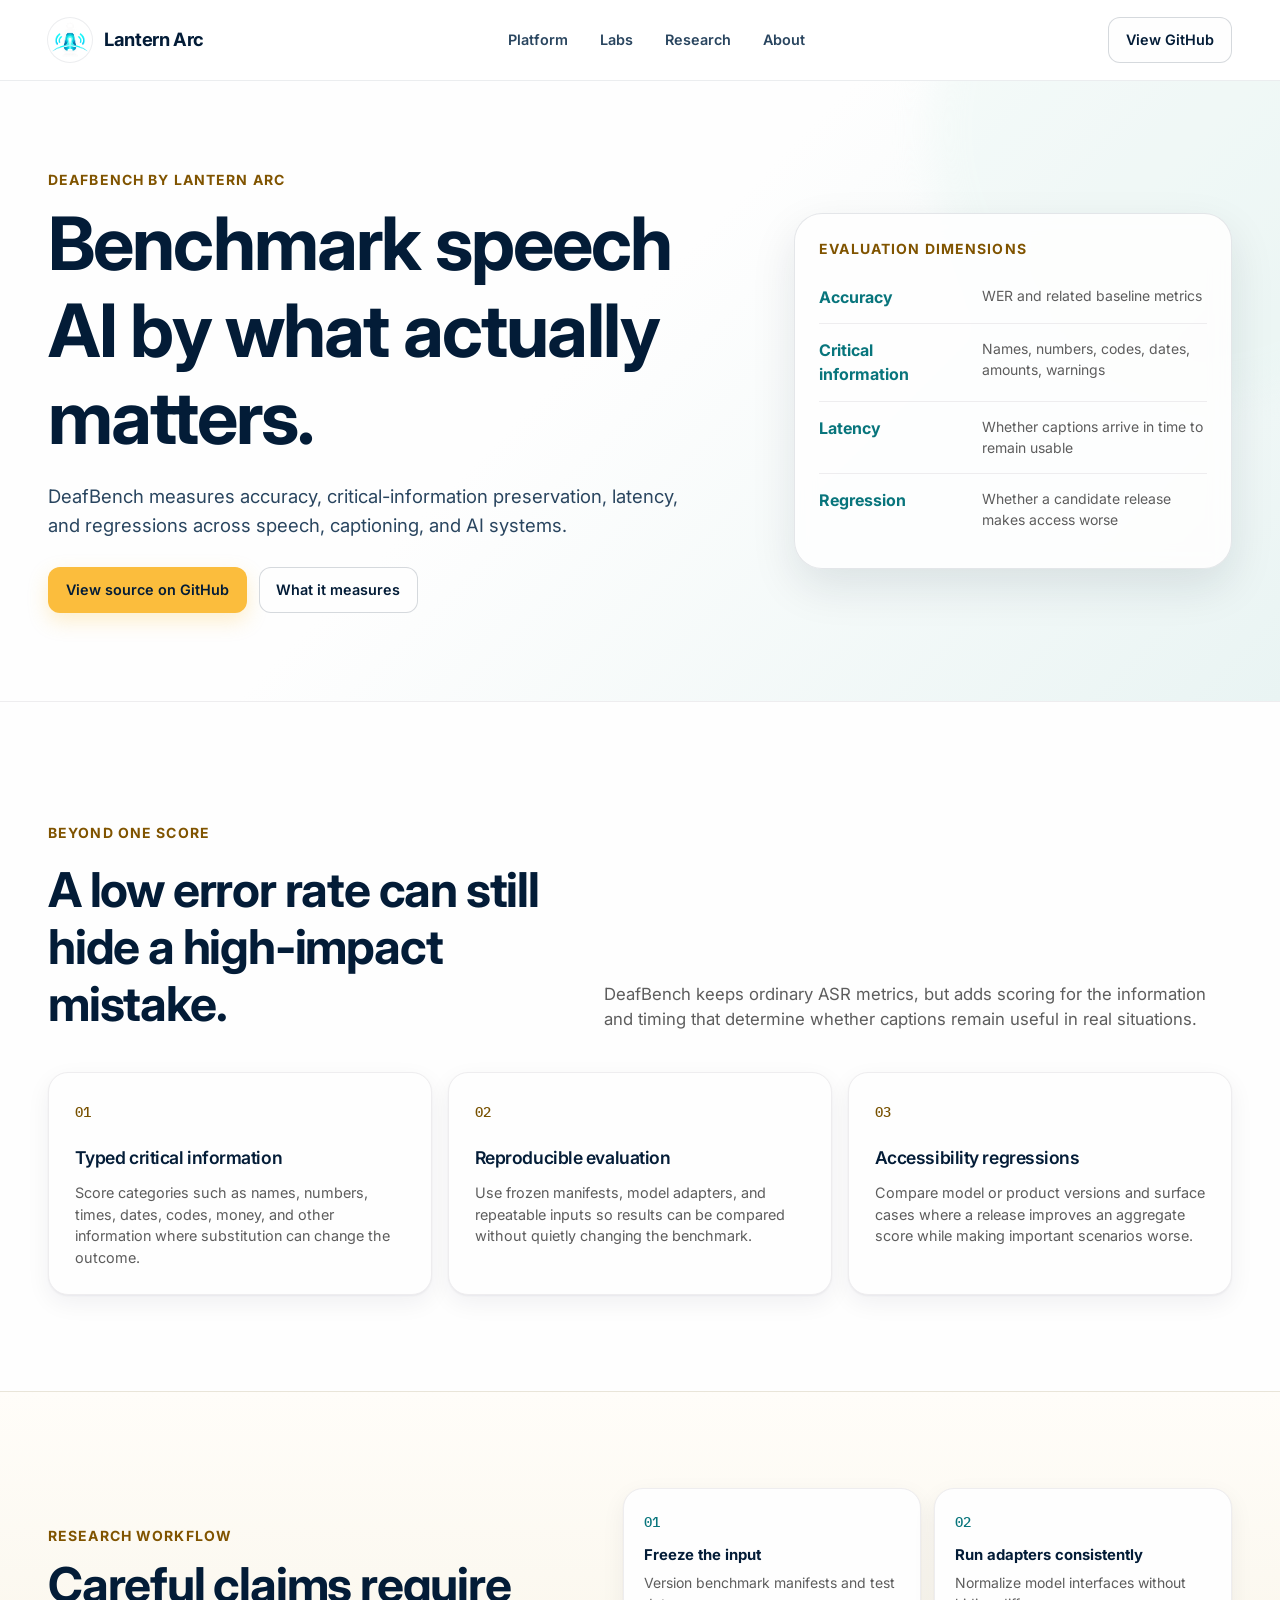
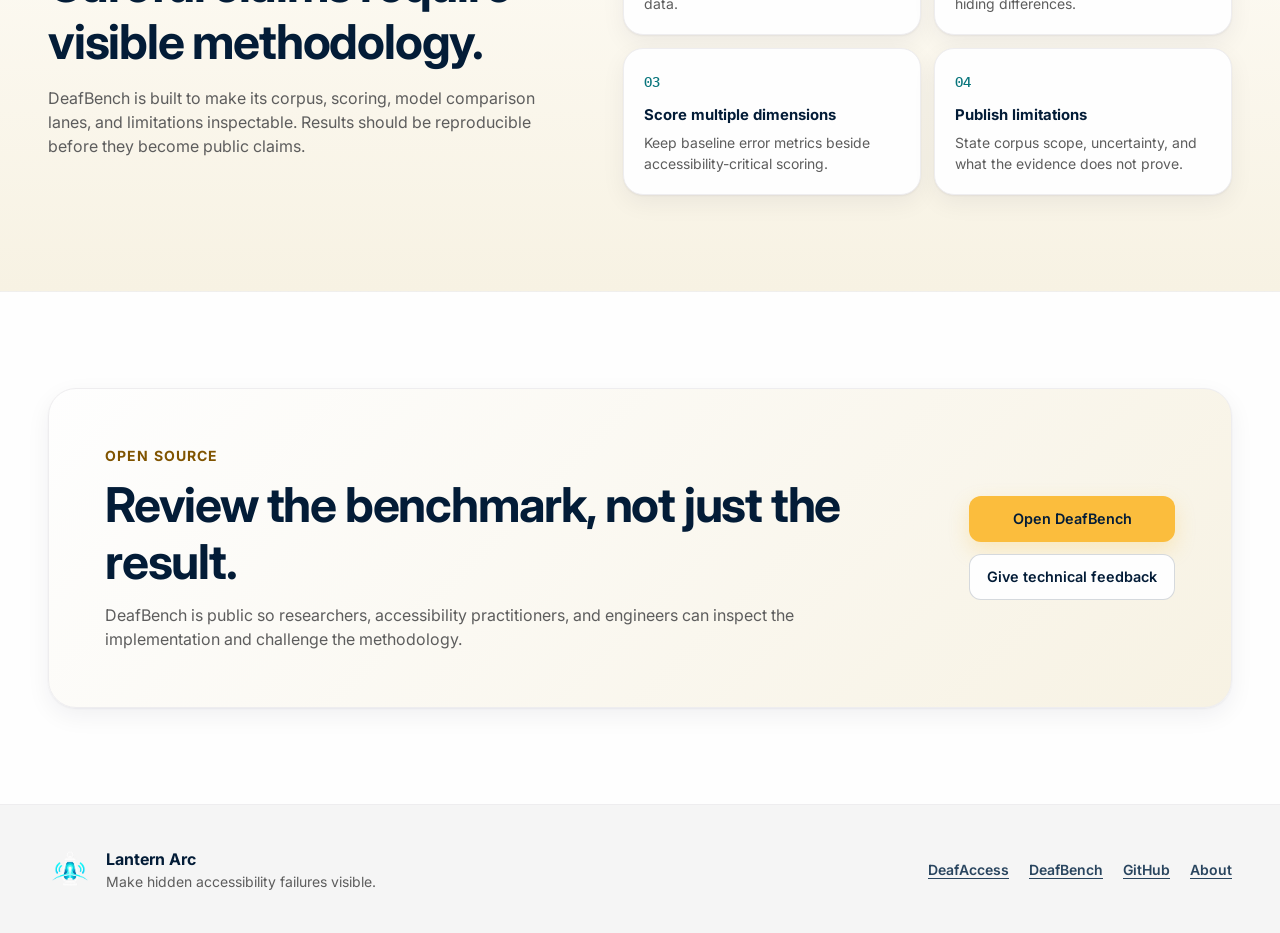
<file: deafbench/index.html>
<!doctype html>
<html lang="en">
<head>
  <meta charset="utf-8">
  <meta name="viewport" content="width=device-width, initial-scale=1">
  <title>DeafBench | Lantern Arc</title>
  <meta name="description" content="DeafBench benchmarks how speech, captioning, and AI systems perform for Deaf and Hard-of-Hearing accessibility, including critical-information preservation, latency, and regressions.">
  <link rel="canonical" href="https://lanternarc.github.io/deafbench/">
  <meta name="theme-color" content="#12a8b1">
  <meta property="og:type" content="website">
  <meta property="og:site_name" content="Lantern Arc">
  <meta property="og:title" content="DeafBench | Lantern Arc">
  <meta property="og:description" content="Benchmark speech AI by what actually matters: accuracy, critical-information preservation, latency, and accessibility regressions.">
  <meta property="og:url" content="https://lanternarc.github.io/deafbench/">
  <meta property="og:image" content="https://lanternarc.github.io/assets/social-card.png">
  <meta property="og:image:width" content="1200">
  <meta property="og:image:height" content="630">
  <meta property="og:image:alt" content="Lantern Arc lantern signal icon">
  <meta name="twitter:card" content="summary_large_image">
  <meta name="twitter:title" content="DeafBench | Lantern Arc">
  <meta name="twitter:description" content="Benchmark speech AI by what actually matters.">
  <meta name="twitter:image" content="https://lanternarc.github.io/assets/social-card.png">
  <link rel="manifest" href="/site.webmanifest">
  <link rel="icon" type="image/png" sizes="48x48" href="/assets/favicon-48.png">
  <link rel="apple-touch-icon" sizes="192x192" href="/assets/icon-192.png">
  <script type="application/ld+json">
  {
    "@context": "https://schema.org",
    "@type": "WebPage",
    "name": "DeafBench by Lantern Arc",
    "url": "https://lanternarc.github.io/deafbench/",
    "description": "DeafBench benchmarks how speech and AI systems perform for Deaf and Hard-of-Hearing accessibility.",
    "isPartOf": {"@type": "WebSite", "name": "Lantern Arc", "url": "https://lanternarc.github.io/"},
    "publisher": {"@type": "Organization", "name": "Lantern Arc", "url": "https://lanternarc.github.io/"}
  }
  </script>
  <link rel="preconnect" href="https://fonts.googleapis.com">
  <link rel="preconnect" href="https://fonts.gstatic.com" crossorigin>
  <link href="https://fonts.googleapis.com/css2?family=IBM+Plex+Mono:wght@400;500&family=Inter:wght@400;500;600;700&display=optional" rel="stylesheet">
  <link rel="stylesheet" href="/assets/site.css">
</head>
<body class="inner-page deafbench-page">
  <a class="skip-link" href="#main">Skip to main content</a>
  <header class="site-header">
    <div class="shell header-inner">
      <a class="brand" href="/" aria-label="Lantern Arc home">
        <img class="brand-mark" src="/assets/lantern-arc-logo.png" alt="" width="44" height="44">
        <span>Lantern Arc</span>
      </a>
      <nav class="site-nav" aria-label="Primary navigation">
        <a href="/deafaccess/">Platform</a>
        <a href="/#labs">Labs</a>
        <a href="/deafbench/">Research</a>
        <a href="/about/">About</a>
      </nav>
      <a class="button button-secondary header-github" href="https://github.com/lanternarc">View GitHub</a>
    </div>
  </header>

  <main id="main">
    <section class="page-hero page-hero-teal">
      <div class="shell page-hero-grid">
        <div>
          <p class="eyebrow">DeafBench by Lantern Arc</p>
          <h1>Benchmark speech AI by what actually matters.</h1>
          <p class="page-lede">DeafBench measures accuracy, critical-information preservation, latency, and regressions across speech, captioning, and AI systems.</p>
          <div class="hero-actions">
            <a class="button button-primary" href="https://github.com/lanternarc/DeafBench">View source on GitHub</a>
            <a class="button button-secondary" href="#measurements">What it measures</a>
          </div>
        </div>
        <aside class="benchmark-card" aria-label="DeafBench evaluation dimensions">
          <p class="eyebrow">Evaluation dimensions</p>
          <dl class="metric-list">
            <div><dt>Accuracy</dt><dd>WER and related baseline metrics</dd></div>
            <div><dt>Critical information</dt><dd>Names, numbers, codes, dates, amounts, warnings</dd></div>
            <div><dt>Latency</dt><dd>Whether captions arrive in time to remain usable</dd></div>
            <div><dt>Regression</dt><dd>Whether a candidate release makes access worse</dd></div>
          </dl>
        </aside>
      </div>
    </section>

    <section id="measurements" class="section shell" aria-labelledby="measure-title">
      <div class="section-heading">
        <p class="eyebrow">Beyond one score</p>
        <h2 id="measure-title">A low error rate can still hide a high-impact mistake.</h2>
        <p>DeafBench keeps ordinary ASR metrics, but adds scoring for the information and timing that determine whether captions remain useful in real situations.</p>
      </div>
      <div class="outcome-grid">
        <article><span class="outcome-number">01</span><h3>Typed critical information</h3><p>Score categories such as names, numbers, times, dates, codes, money, and other information where substitution can change the outcome.</p></article>
        <article><span class="outcome-number">02</span><h3>Reproducible evaluation</h3><p>Use frozen manifests, model adapters, and repeatable inputs so results can be compared without quietly changing the benchmark.</p></article>
        <article><span class="outcome-number">03</span><h3>Accessibility regressions</h3><p>Compare model or product versions and surface cases where a release improves an aggregate score while making important scenarios worse.</p></article>
      </div>
    </section>

    <section class="section section-tinted" aria-labelledby="workflow-title">
      <div class="shell split-panel">
        <div>
          <p class="eyebrow">Research workflow</p>
          <h2 id="workflow-title">Careful claims require visible methodology.</h2>
          <p>DeafBench is built to make its corpus, scoring, model comparison lanes, and limitations inspectable. Results should be reproducible before they become public claims.</p>
        </div>
        <div class="evidence-stack">
          <div><span>01</span><strong>Freeze the input</strong><p>Version benchmark manifests and test data.</p></div>
          <div><span>02</span><strong>Run adapters consistently</strong><p>Normalize model interfaces without hiding differences.</p></div>
          <div><span>03</span><strong>Score multiple dimensions</strong><p>Keep baseline error metrics beside accessibility-critical scoring.</p></div>
          <div><span>04</span><strong>Publish limitations</strong><p>State corpus scope, uncertainty, and what the evidence does not prove.</p></div>
        </div>
      </div>
    </section>

    <section class="section shell" aria-labelledby="open-title">
      <div class="research-panel">
        <div>
          <p class="eyebrow">Open source</p>
          <h2 id="open-title">Review the benchmark, not just the result.</h2>
          <p>DeafBench is public so researchers, accessibility practitioners, and engineers can inspect the implementation and challenge the methodology.</p>
        </div>
        <div class="research-actions">
          <a class="button button-primary" href="https://github.com/lanternarc/DeafBench">Open DeafBench</a>
          <a class="button button-secondary" href="https://github.com/lanternarc/DeafBench/issues">Give technical feedback</a>
        </div>
      </div>
    </section>
  </main>

  <footer class="site-footer">
    <div class="shell footer-inner">
      <div class="footer-brand"><img src="/assets/lantern-arc-logo.png" alt="" width="44" height="44"><div><strong>Lantern Arc</strong><span>Make hidden accessibility failures visible.</span></div></div>
      <nav aria-label="Footer navigation"><a href="/deafaccess/">DeafAccess</a><a href="/deafbench/">DeafBench</a><a href="https://github.com/lanternarc">GitHub</a><a href="/about/">About</a></nav>
    </div>
  </footer>
  <script src="/assets/site.js" defer></script>
</body>
</html>
</file>
<file: assets/site.css>
:root {
  --navy-950: #031c37;
  --navy-900: #0a2b4a;
  --navy-700: #29455f;
  --gold-700: #805400;
  --gold-500: #fbbd3d;
  --gold-300: #fbe1b3;
  --gold-100: #f7f2e3;
  --white: #fefefe;
  --off-white: #f5f5f5;
  --ink: #070714;
  --muted: #5d5d5d;
  --line: #eeedef;
  --purple-700: #502478;
  --purple-100: #f1ebf6;
  --teal-700: #08757c;
  --teal-500: #12a8b1;
  --teal-100: #e4f4f0;
  --teal-bg: #e9f4f3;
  --blue-100: #e9f1fb;
  --green-100: #e4f4f0;
  --danger: #d22126;
  --success: #2e8c36;
  --shadow-sm: 0 1px 2px rgb(1 25 52 / 0.05), 0 8px 24px rgb(1 25 52 / 0.06);
  --shadow-md: 0 18px 45px rgb(1 25 52 / 0.10);
  --radius-sm: 0.75rem;
  --radius-md: 1.25rem;
  --radius-lg: 1.75rem;
  --shell: 74rem;
  --sans: Inter, -apple-system, BlinkMacSystemFont, "Segoe UI", Arial, sans-serif;
  --mono: "IBM Plex Mono", SFMono-Regular, Consolas, "Liberation Mono", monospace;
}

* {
  box-sizing: border-box;
}

html {
  scroll-behavior: smooth;
  scroll-padding-top: 6rem;
}

body {
  margin: 0;
  color: var(--navy-950);
  background: var(--white);
  font-family: var(--sans);
  font-size: 1rem;
  line-height: 1.5;
  text-rendering: optimizeLegibility;
  -webkit-font-smoothing: antialiased;
}

img {
  display: block;
  max-width: 100%;
  height: auto;
}

a {
  color: inherit;
  text-decoration-thickness: 0.08em;
  text-underline-offset: 0.2em;
}

a:focus-visible,
button:focus-visible {
  outline: 3px solid var(--navy-950);
  outline-offset: 4px;
  border-radius: 0.35rem;
}

p,
h1,
h2,
h3 {
  margin-top: 0;
}

p {
  max-width: 72ch;
}

h1,
h2,
h3 {
  letter-spacing: -0.025em;
  line-height: 1.18;
}

h1 {
  margin-bottom: 1.25rem;
  font-size: clamp(2.6rem, 6vw, 4.6rem);
  font-weight: 700;
}

h2 {
  margin-bottom: 1rem;
  font-size: clamp(2rem, 4vw, 3rem);
  font-weight: 700;
}

h3 {
  margin-bottom: 0.8rem;
  font-size: 1.45rem;
  font-weight: 600;
}

.shell {
  width: min(calc(100% - 2rem), var(--shell));
  margin-inline: auto;
}

.skip-link {
  position: fixed;
  z-index: 999;
  top: 0.75rem;
  left: 0.75rem;
  padding: 0.75rem 1rem;
  transform: translateY(-180%);
  border-radius: 0.6rem;
  color: var(--white);
  background: var(--navy-950);
  font-weight: 600;
}

.skip-link:focus {
  transform: translateY(0);
}

.site-header {
  position: sticky;
  z-index: 50;
  top: 0;
  border-bottom: 1px solid rgb(1 25 52 / 0.08);
  background: rgb(255 255 255 / 0.94);
  backdrop-filter: blur(16px);
}

.header-inner {
  display: grid;
  grid-template-columns: auto 1fr auto;
  align-items: center;
  min-height: 5rem;
  gap: 2rem;
}

.brand {
  display: inline-flex;
  align-items: center;
  gap: 0.75rem;
  text-decoration: none;
  font-size: 1.15rem;
  font-weight: 700;
  letter-spacing: -0.02em;
}

.brand-mark {
  width: 2.75rem;
  height: 2.75rem;
  border-radius: 50%;
  box-shadow: 0 0 0 1px rgb(1 25 52 / 0.08);
}

.site-nav {
  display: flex;
  justify-content: center;
  gap: 2rem;
}

.site-nav a {
  position: relative;
  padding-block: 1.1rem;
  color: var(--navy-700);
  text-decoration: none;
  font-size: 0.9rem;
  font-weight: 600;
}

.site-nav a::after {
  position: absolute;
  right: 0;
  bottom: 0.8rem;
  left: 0;
  height: 2px;
  transform: scaleX(0);
  transform-origin: center;
  background: var(--gold-500);
  content: "";
  transition: transform 160ms ease;
}

.site-nav a:hover::after,
.site-nav a:focus-visible::after {
  transform: scaleX(1);
}

.button {
  display: inline-flex;
  min-height: 2.85rem;
  align-items: center;
  justify-content: center;
  padding: 0.72rem 1.05rem;
  border: 1px solid transparent;
  border-radius: 0.75rem;
  text-decoration: none;
  font-size: 0.9rem;
  font-weight: 600;
  transition: transform 150ms ease, box-shadow 150ms ease, background 150ms ease;
}

.button:hover {
  transform: translateY(-1px);
}

.button-primary {
  color: var(--navy-950);
  background: var(--gold-500);
  box-shadow: 0 8px 20px rgb(253 191 56 / 0.25);
}

.button-primary:hover {
  background: #f4b62d;
  box-shadow: 0 12px 24px rgb(253 191 56 / 0.30);
}

.button-secondary {
  border-color: rgb(1 25 52 / 0.16);
  color: var(--navy-950);
  background: var(--white);
}

.button-secondary:hover {
  border-color: rgb(1 25 52 / 0.28);
  box-shadow: var(--shadow-sm);
}

.hero {
  display: grid;
  grid-template-columns: minmax(15rem, 0.7fr) minmax(0, 1.45fr) minmax(17rem, 0.85fr);
  align-items: center;
  gap: clamp(2rem, 5vw, 4.5rem);
  min-height: 42rem;
  padding-block: 5.5rem;
}

.hero-art {
  display: flex;
  justify-content: center;
}

.hero-logo-wrap {
  position: relative;
  width: min(100%, 19rem);
  padding: 1.35rem;
  border: 1px solid rgb(253 191 56 / 0.32);
  border-radius: 50%;
  background: radial-gradient(circle, var(--white) 54%, var(--gold-100) 100%);
  box-shadow: 0 26px 70px rgb(253 191 56 / 0.14);
}

.hero-logo-wrap::after {
  position: absolute;
  inset: 8%;
  z-index: -1;
  border-radius: 50%;
  background: var(--gold-300);
  filter: blur(48px);
  opacity: 0.25;
  content: "";
}

.eyebrow {
  margin-bottom: 0.7rem;
  color: var(--gold-700);
  font-size: 0.875rem;
  font-weight: 700;
  letter-spacing: 0.08em;
  text-transform: uppercase;
}

.hero-copy h1 span {
  color: var(--gold-700);
}

.hero-lede {
  margin-bottom: 0.8rem;
  font-size: 1.18rem;
  line-height: 1.55;
  font-weight: 500;
}

.hero-support {
  margin-bottom: 1.7rem;
  color: var(--muted);
  font-size: 1rem;
}

.hero-actions {
  display: flex;
  flex-wrap: wrap;
  gap: 0.75rem;
}

.hero-principles {
  display: grid;
  gap: 1.25rem;
  padding-left: 2rem;
  border-left: 1px solid var(--line);
}

.principle {
  display: grid;
  grid-template-columns: auto 1fr;
  align-items: start;
  gap: 0.9rem;
}

.principle-icon {
  display: grid;
  width: 2.8rem;
  height: 2.8rem;
  place-items: center;
  border-radius: 50%;
  color: var(--navy-950);
  background: var(--gold-100);
  font-family: var(--mono);
  font-size: 0.875rem;
  font-weight: 500;
}

.principle strong,
.principle div > span {
  display: block;
}

.principle strong {
  margin-bottom: 0.2rem;
  font-size: 0.95rem;
}

.principle div > span {
  color: var(--muted);
  font-size: 0.875rem;
  line-height: 1.45;
}

.process-band {
  border-block: 1px solid rgb(1 25 52 / 0.07);
  background: var(--gold-100);
}

.process-inner {
  display: grid;
  grid-template-columns: minmax(16rem, 0.7fr) 1fr;
  align-items: center;
  gap: 3rem;
  padding-block: 2.4rem;
}

.process-inner h2 {
  margin-bottom: 0;
  font-size: 1.8rem;
}

.process-flow {
  display: flex;
  flex-wrap: wrap;
  align-items: center;
  justify-content: flex-end;
  gap: 0.7rem;
  margin: 0;
  padding: 0;
  list-style: none;
}

.process-flow li {
  display: inline-flex;
  align-items: center;
  gap: 0.7rem;
  font-size: 0.9rem;
  font-weight: 600;
}

.process-flow li:not(:last-child)::after {
  color: var(--gold-700);
  content: "→";
}

.section {
  padding-block: 6rem;
}

.section-tinted {
  border-block: 1px solid rgb(1 25 52 / 0.06);
  background: linear-gradient(180deg, #fffdf9 0%, var(--gold-100) 100%);
}

.section-heading {
  display: grid;
  grid-template-columns: minmax(0, 0.9fr) minmax(0, 1.15fr);
  align-items: end;
  gap: 4rem;
  margin-bottom: 2.5rem;
}

.section-heading .eyebrow {
  grid-column: 1 / -1;
  margin-bottom: -2.8rem;
}

.section-heading h2,
.section-heading p:last-child {
  margin-bottom: 0;
}

.section-heading p:last-child {
  color: var(--muted);
  font-size: 1.05rem;
}

.section-heading.narrow {
  display: block;
  max-width: 48rem;
}

.section-heading.narrow .eyebrow {
  margin-bottom: 0.7rem;
}

.product-grid {
  display: grid;
  grid-template-columns: repeat(2, minmax(0, 1fr));
  gap: 1.25rem;
}

.product-card {
  position: relative;
  overflow: hidden;
  padding: 2rem;
  border: 1px solid var(--line);
  border-radius: var(--radius-lg);
  background: var(--white);
  box-shadow: var(--shadow-sm);
}

.product-card::before {
  position: absolute;
  top: 0;
  right: 0;
  left: 0;
  height: 4px;
  content: "";
}

.product-deafaccess::before {
  background: var(--purple-700);
}

.product-deafbench::before {
  background: var(--teal-500);
}

.product-kicker {
  display: flex;
  align-items: center;
  gap: 0.8rem;
  margin-bottom: 1.35rem;
  font-size: 0.9rem;
  font-weight: 600;
}

.product-symbol {
  display: grid;
  width: 2.6rem;
  height: 2.6rem;
  place-items: center;
  border-radius: 0.7rem;
  font-family: var(--mono);
  font-size: 0.875rem;
  font-weight: 500;
}

.product-deafaccess .product-symbol {
  color: var(--purple-700);
  background: var(--purple-100);
}

.product-deafbench .product-symbol {
  color: var(--teal-700);
  background: var(--teal-100);
}

.product-card > p {
  color: var(--muted);
}

.feature-list {
  display: grid;
  grid-template-columns: repeat(2, minmax(0, 1fr));
  gap: 0.65rem 1rem;
  margin: 1.5rem 0;
  padding: 0;
  list-style: none;
}

.feature-list li {
  position: relative;
  padding-left: 1.15rem;
  font-size: 0.9rem;
}

.feature-list li::before {
  position: absolute;
  top: 0.58em;
  left: 0;
  width: 0.42rem;
  height: 0.42rem;
  border-radius: 50%;
  background: var(--gold-500);
  content: "";
}

.text-link {
  display: inline-flex;
  align-items: center;
  gap: 0.4rem;
  color: var(--navy-950);
  font-weight: 700;
}

.roadmap-note {
  margin: -0.75rem 0 2rem;
  padding: 1rem 1.15rem;
  border-left: 3px solid var(--gold-500);
  color: var(--navy-700);
  background: rgb(251 189 61 / 0.08);
  font-size: 0.9rem;
}

.lab-groups {
  display: grid;
  gap: 1.5rem;
}

.lab-group {
  display: grid;
  grid-template-columns: minmax(13rem, 0.3fr) minmax(0, 1fr);
  gap: 1.5rem;
  padding: 1.5rem;
  border: 1px solid var(--line);
  border-radius: var(--radius-lg);
  background: rgb(254 254 254 / 0.88);
  box-shadow: var(--shadow-sm);
}

.lab-group-heading {
  display: flex;
  align-items: flex-start;
  gap: 0.85rem;
  padding-right: 1.25rem;
  border-right: 1px solid var(--line);
}

.lab-group-index {
  display: grid;
  width: 2.4rem;
  height: 2.4rem;
  flex: 0 0 auto;
  place-items: center;
  border-radius: 50%;
  color: var(--navy-950);
  background: var(--gold-300);
  font-family: var(--mono);
  font-size: 0.875rem;
  font-weight: 500;
}

.lab-group-heading h3 {
  margin: 0 0 0.35rem;
  font-size: 1.1rem;
}

.lab-group-heading p {
  margin: 0;
  color: var(--muted);
  font-size: 0.875rem;
  line-height: 1.45;
}

.lab-grid {
  display: grid;
  grid-template-columns: repeat(3, minmax(0, 1fr));
  gap: 0.75rem;
}

.lab-card {
  min-width: 0;
  padding: 1rem;
  border: 1px solid var(--line);
  border-radius: var(--radius-sm);
  background: var(--white);
}

.lab-card:hover {
  border-color: rgb(3 28 55 / 0.18);
  box-shadow: 0 8px 20px rgb(3 28 55 / 0.05);
}

.lab-code {
  display: inline-flex;
  margin-bottom: 0.75rem;
  padding: 0.25rem 0.45rem;
  border-radius: 0.4rem;
  color: var(--teal-700);
  background: var(--teal-100);
  font-family: var(--mono);
  font-size: 0.875rem;
  font-weight: 500;
}

.lab-card:nth-child(4n + 2) .lab-code {
  color: var(--purple-700);
  background: var(--purple-100);
}

.lab-card:nth-child(4n + 3) .lab-code {
  color: #785100;
  background: var(--gold-100);
}

.lab-card h4 {
  overflow-wrap: anywhere;
  margin: 0 0 0.4rem;
  color: var(--navy-950);
  font-size: 0.92rem;
  line-height: 1.3;
}

.lab-card p {
  margin: 0;
  color: var(--muted);
  font-size: 0.875rem;
  line-height: 1.5;
}

.research-panel {
  display: grid;
  grid-template-columns: 1fr auto;
  align-items: center;
  gap: 3rem;
  padding: clamp(2rem, 5vw, 3.5rem);
  border: 1px solid var(--line);
  border-radius: var(--radius-lg);
  background: linear-gradient(135deg, var(--white), var(--gold-100));
  box-shadow: var(--shadow-sm);
}

.research-panel h2 {
  margin-bottom: 0.8rem;
}

.research-panel p:last-child {
  margin-bottom: 0;
  color: var(--muted);
}

.research-actions {
  display: flex;
  flex-direction: column;
  gap: 0.7rem;
}

.page-hero {
  position: relative;
  overflow: hidden;
  border-bottom: 1px solid var(--line);
}

.page-hero::after {
  position: absolute;
  top: -14rem;
  right: -12rem;
  width: 34rem;
  height: 34rem;
  border-radius: 50%;
  filter: blur(18px);
  opacity: 0.32;
  pointer-events: none;
  content: "";
}

.page-hero-purple {
  background: linear-gradient(135deg, var(--white) 45%, var(--purple-100) 100%);
}

.page-hero-purple::after {
  background: #d8c4ea;
}

.page-hero-teal {
  background: linear-gradient(135deg, var(--white) 45%, var(--teal-bg) 100%);
}

.page-hero-teal::after {
  background: var(--teal-100);
}

.page-hero-gold {
  background: linear-gradient(135deg, var(--white) 45%, var(--gold-100) 100%);
}

.page-hero-gold::after {
  background: var(--gold-300);
}

.page-hero-grid {
  position: relative;
  z-index: 1;
  display: grid;
  grid-template-columns: minmax(0, 1.2fr) minmax(19rem, 0.8fr);
  align-items: center;
  gap: clamp(2rem, 7vw, 6rem);
  min-height: 36rem;
  padding-block: 5.5rem;
}

.page-hero h1 {
  max-width: 16ch;
}

.page-lede {
  margin-bottom: 1.6rem;
  max-width: 62ch;
  color: var(--navy-700);
  font-size: 1.16rem;
  line-height: 1.6;
}

.evidence-card,
.benchmark-card {
  padding: 1.5rem;
  border: 1px solid rgb(3 28 55 / 0.10);
  border-radius: var(--radius-lg);
  background: rgb(254 254 254 / 0.9);
  box-shadow: var(--shadow-md);
  backdrop-filter: blur(10px);
}

.vertical-flow,
.principle-list {
  display: grid;
  gap: 0;
  margin: 0;
  padding: 0;
  list-style: none;
}

.vertical-flow li {
  display: grid;
  grid-template-columns: auto 0.7fr 1.3fr;
  align-items: center;
  gap: 0.75rem;
  padding-block: 0.8rem;
  border-bottom: 1px solid var(--line);
}

.vertical-flow li:last-child {
  border-bottom: 0;
}

.vertical-flow li > span,
.evidence-stack > div > span {
  color: var(--purple-700);
  font-family: var(--mono);
  font-size: 0.875rem;
  font-weight: 500;
}

.vertical-flow strong {
  font-size: 0.9rem;
}

.vertical-flow small {
  color: var(--muted);
  font-size: 0.875rem;
  line-height: 1.4;
}

.metric-list {
  margin: 0;
}

.metric-list > div {
  display: grid;
  grid-template-columns: minmax(7rem, 0.65fr) 1fr;
  gap: 1rem;
  padding-block: 0.9rem;
  border-bottom: 1px solid var(--line);
}

.metric-list > div:last-child {
  border-bottom: 0;
}

.metric-list dt {
  color: var(--teal-700);
  font-weight: 700;
}

.metric-list dd {
  margin: 0;
  color: var(--muted);
  font-size: 0.875rem;
}

.outcome-grid {
  display: grid;
  grid-template-columns: repeat(3, minmax(0, 1fr));
  gap: 1rem;
}

.outcome-grid article {
  padding: 1.6rem;
  border: 1px solid var(--line);
  border-radius: var(--radius-md);
  background: var(--white);
  box-shadow: var(--shadow-sm);
}

.outcome-number {
  display: inline-flex;
  margin-bottom: 1.6rem;
  color: #785100;
  font-family: var(--mono);
  font-size: 0.875rem;
  font-weight: 500;
}

.outcome-grid article h3 {
  font-size: 1.1rem;
}

.outcome-grid article p {
  margin: 0;
  color: var(--muted);
  font-size: 0.9rem;
}

.capability-grid {
  display: grid;
  grid-template-columns: repeat(4, minmax(0, 1fr));
  gap: 0.8rem;
}

.capability-card {
  padding: 1.4rem;
  border: 1px solid var(--line);
  border-radius: var(--radius-md);
  background: var(--white);
}

.capability-card > span {
  display: grid;
  width: 2.5rem;
  height: 2.5rem;
  margin-bottom: 1.1rem;
  place-items: center;
  border-radius: 0.65rem;
  color: var(--purple-700);
  background: var(--purple-100);
  font-family: var(--mono);
  font-size: 0.875rem;
  font-weight: 500;
}

.capability-card:nth-child(2) > span {
  color: #785100;
  background: var(--gold-100);
}

.capability-card:nth-child(3) > span {
  color: var(--teal-700);
  background: var(--teal-100);
}

.capability-card:nth-child(4) > span {
  color: var(--navy-700);
  background: var(--blue-100);
}

.capability-card h3 {
  font-size: 1rem;
}

.capability-card p {
  margin: 0;
  color: var(--muted);
  font-size: 0.875rem;
}

.center-action {
  margin-top: 1.5rem;
  text-align: center;
}

.split-panel {
  display: grid;
  grid-template-columns: minmax(0, 0.9fr) minmax(22rem, 1.1fr);
  align-items: center;
  gap: clamp(2rem, 6vw, 5rem);
}

.split-panel > div:first-child > p:last-child {
  margin-bottom: 0;
  color: var(--muted);
}

.signal-flow {
  display: flex;
  flex-wrap: wrap;
  gap: 0.55rem;
  align-items: center;
}

.signal-flow span {
  position: relative;
  display: inline-flex;
  padding: 0.65rem 0.8rem;
  border: 1px solid var(--line);
  border-radius: 999px;
  background: var(--white);
  font-size: 0.875rem;
  font-weight: 600;
  box-shadow: var(--shadow-sm);
}

.signal-flow span:not(:last-child)::after {
  position: absolute;
  right: -0.55rem;
  color: var(--gold-700);
  content: "→";
  transform: translateX(50%);
}

.evidence-stack {
  display: grid;
  grid-template-columns: repeat(2, minmax(0, 1fr));
  gap: 0.8rem;
}

.evidence-stack > div {
  padding: 1.25rem;
  border: 1px solid var(--line);
  border-radius: var(--radius-md);
  background: var(--white);
  box-shadow: var(--shadow-sm);
}

.evidence-stack > div > span {
  display: inline-block;
  margin-bottom: 0.7rem;
  color: var(--teal-700);
}

.evidence-stack strong,
.evidence-stack p {
  display: block;
}

.evidence-stack strong {
  margin-bottom: 0.35rem;
  font-size: 0.93rem;
}

.evidence-stack p {
  margin: 0;
  color: var(--muted);
  font-size: 0.875rem;
}

.principle-list li {
  padding-block: 0.85rem;
  border-bottom: 1px solid var(--line);
}

.principle-list li:last-child {
  border-bottom: 0;
}

.principle-list strong,
.principle-list span {
  display: block;
}

.principle-list strong {
  margin-bottom: 0.2rem;
  font-size: 0.92rem;
}

.principle-list span {
  color: var(--muted);
  font-size: 0.875rem;
}

.architecture-grid {
  display: grid;
  grid-template-columns: repeat(4, minmax(0, 1fr));
  gap: 0.85rem;
}

.architecture-grid article {
  padding: 1.45rem;
  border: 1px solid var(--line);
  border-top: 3px solid var(--gold-500);
  border-radius: var(--radius-md);
  background: var(--white);
  box-shadow: var(--shadow-sm);
}

.architecture-grid .architecture-purple {
  border-top-color: var(--purple-700);
}

.architecture-grid .architecture-teal {
  border-top-color: var(--teal-500);
}

.architecture-level {
  display: block;
  margin-bottom: 1.1rem;
  color: var(--muted);
  font-family: var(--mono);
  font-size: 0.875rem;
  text-transform: uppercase;
}

.architecture-grid h3 {
  font-size: 1.05rem;
}

.architecture-grid p {
  margin: 0;
  color: var(--muted);
  font-size: 0.875rem;
}

.not-found {
  display: grid;
  min-height: calc(100vh - 5rem);
  place-items: center;
  padding-block: 5rem;
}

.not-found > div {
  max-width: 46rem;
  text-align: center;
}

.not-found h1 {
  margin-inline: auto;
}

.not-found .page-lede {
  margin-inline: auto;
}

.not-found .hero-actions {
  justify-content: center;
}

.site-footer {
  border-top: 1px solid var(--line);
  background: var(--off-white);
}

.footer-inner {
  display: flex;
  align-items: center;
  justify-content: space-between;
  gap: 2rem;
  min-height: 8rem;
  padding-block: 1.5rem;
}

.footer-brand {
  display: flex;
  align-items: center;
  gap: 0.9rem;
}

.footer-brand img {
  width: 2.75rem;
  height: 2.75rem;
  border-radius: 50%;
}

.footer-brand strong,
.footer-brand span {
  display: block;
}

.footer-brand span {
  color: var(--muted);
  font-size: 0.875rem;
}

.footer-inner nav {
  display: flex;
  flex-wrap: wrap;
  gap: 1.25rem;
}

.footer-inner nav a {
  color: var(--navy-700);
  font-size: 0.875rem;
  font-weight: 600;
}

@media (max-width: 64rem) {
  .header-inner {
    grid-template-columns: auto 1fr;
  }

  .site-nav {
    justify-content: flex-end;
  }

  .header-github {
    display: none;
  }

  .hero {
    grid-template-columns: minmax(12rem, 0.55fr) 1.45fr;
    min-height: auto;
  }

  .hero-principles {
    grid-column: 1 / -1;
    grid-template-columns: repeat(2, minmax(0, 1fr));
    padding: 1.5rem 0 0;
    border-top: 1px solid var(--line);
    border-left: 0;
  }

  .section-heading {
    grid-template-columns: 1fr;
    gap: 1rem;
  }

  .section-heading .eyebrow {
    margin-bottom: -0.25rem;
  }

  .page-hero-grid {
    grid-template-columns: minmax(0, 1.1fr) minmax(18rem, 0.9fr);
    gap: 2.5rem;
  }

  .capability-grid,
  .architecture-grid {
    grid-template-columns: repeat(2, minmax(0, 1fr));
  }
}

@media (max-width: 48rem) {
  .site-header {
    position: static;
  }

  .header-inner {
    display: flex;
    min-height: auto;
    flex-wrap: wrap;
    padding-block: 0.8rem;
    gap: 0.65rem 1.25rem;
  }

  .site-nav {
    order: 2;
    width: 100%;
    justify-content: flex-start;
    gap: 1.2rem;
    overflow-x: auto;
    scrollbar-width: none;
  }

  .site-nav a {
    flex: 0 0 auto;
    padding-block: 0.65rem;
  }

  .site-nav a::after {
    bottom: 0.25rem;
  }

  .hero {
    grid-template-columns: 1fr;
    gap: 2rem;
    padding-block: 3.5rem;
  }

  .hero-art {
    justify-content: flex-start;
  }

  .hero-logo-wrap {
    width: 10rem;
    padding: 0.65rem;
  }

  .hero-principles {
    grid-template-columns: 1fr;
  }

  .process-inner {
    grid-template-columns: 1fr;
    gap: 1.2rem;
  }

  .process-flow {
    justify-content: flex-start;
  }

  .section {
    padding-block: 4.2rem;
  }

  .product-grid {
    grid-template-columns: 1fr;
  }

  .lab-group {
    grid-template-columns: 1fr;
  }

  .lab-group-heading {
    padding: 0 0 1rem;
    border-right: 0;
    border-bottom: 1px solid var(--line);
  }

  .lab-grid {
    grid-template-columns: repeat(2, minmax(0, 1fr));
  }

  .feature-list {
    grid-template-columns: 1fr;
  }

  .research-panel {
    grid-template-columns: 1fr;
  }

  .research-actions {
    flex-direction: row;
    flex-wrap: wrap;
  }

  .page-hero-grid,
  .split-panel {
    grid-template-columns: 1fr;
  }

  .page-hero-grid {
    min-height: auto;
    padding-block: 4rem;
  }

  .page-hero h1 {
    max-width: 18ch;
  }

  .outcome-grid,
  .capability-grid,
  .architecture-grid {
    grid-template-columns: 1fr;
  }

  .evidence-stack {
    grid-template-columns: 1fr;
  }

  .vertical-flow li {
    grid-template-columns: auto minmax(5rem, 0.7fr) 1.3fr;
  }

  .footer-inner {
    align-items: flex-start;
    flex-direction: column;
  }
}

@media (max-width: 34rem) {
  .lab-grid {
    grid-template-columns: 1fr;
  }

  .hero-actions,
  .research-actions {
    align-items: stretch;
    flex-direction: column;
  }

  .button {
    width: 100%;
  }

  .metric-list > div {
    grid-template-columns: 1fr;
    gap: 0.3rem;
  }
}

@media (prefers-reduced-motion: reduce) {
  html {
    scroll-behavior: auto;
  }

  *,
  *::before,
  *::after {
    scroll-behavior: auto !important;
    transition-duration: 0.01ms !important;
    animation-duration: 0.01ms !important;
    animation-iteration-count: 1 !important;
  }
}
</file>
